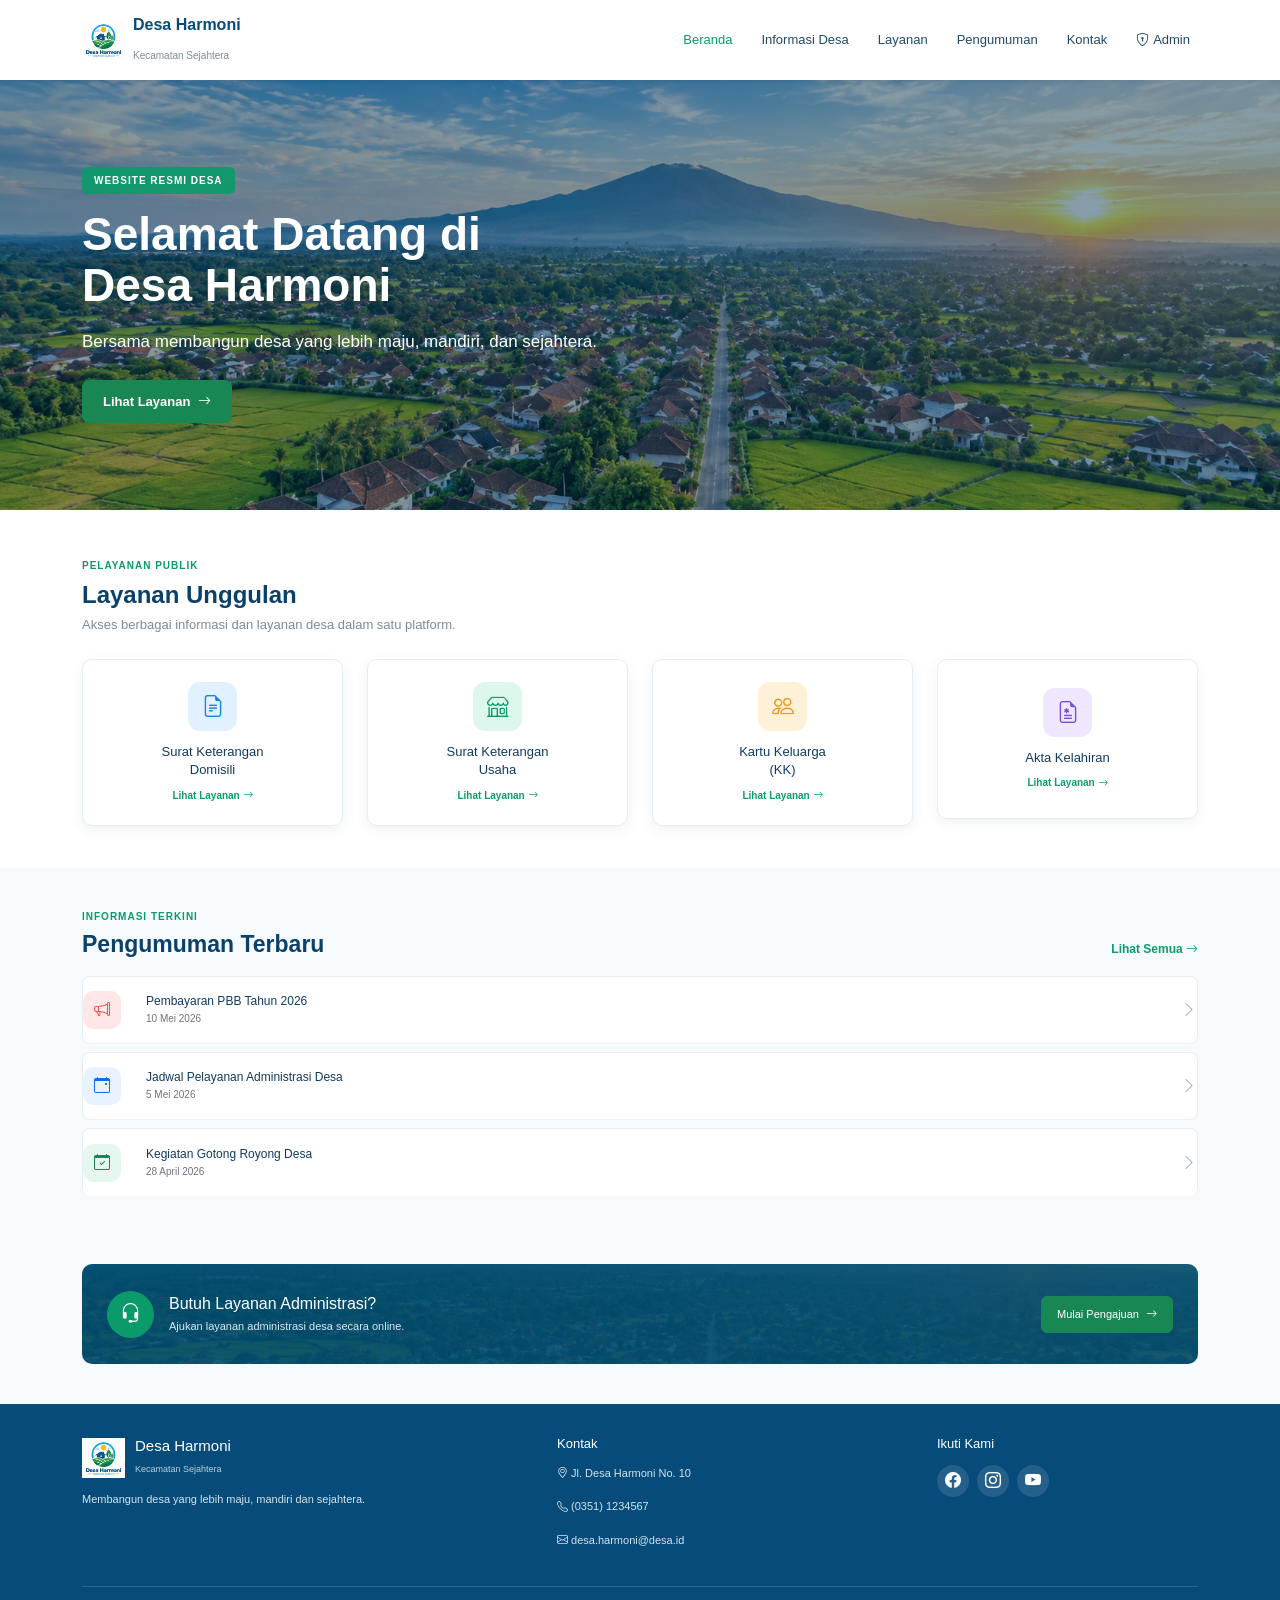
<file: index.html>
<!doctype html>
<html lang="id">
<head>
  <meta charset="utf-8">
  <meta name="viewport" content="width=device-width, initial-scale=1">
  <meta http-equiv="refresh" content="0; url=users/index.html">
  <title>Desa Harmoni - Website Resmi</title>
  <script>
    window.location.replace('users/index.html');
  </script>
</head>
<body>
  <p>Mengarahkan ke website Desa Harmoni...</p>
  <p>Jika halaman tidak terbuka otomatis, <a href="users/index.html">klik di sini untuk membuka website</a>.</p>
</body>
</html>
</file>
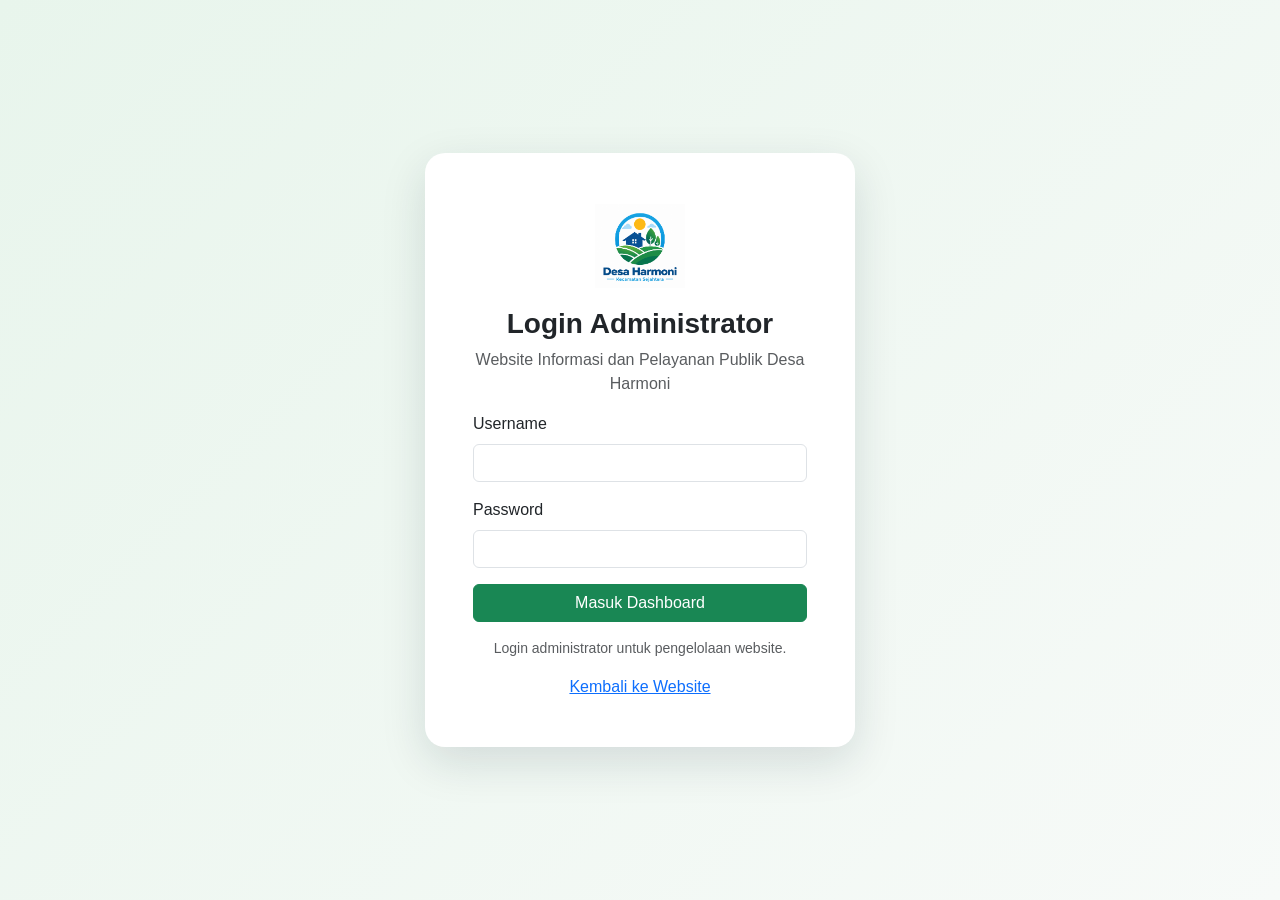
<file: admin/index.html>
<!DOCTYPE html>
<html lang="id">

<head>

    <meta charset="UTF-8">

    <meta name="viewport" content="width=device-width, initial-scale=1.0">

    <title>Dashboard Admin - Desa Digital</title>

    <link href="https://cdn.jsdelivr.net/npm/bootstrap@5.3.8/dist/css/bootstrap.min.css" rel="stylesheet">

    <link href="https://cdn.jsdelivr.net/npm/bootstrap-icons@1.13.1/font/bootstrap-icons.css" rel="stylesheet">

    <link rel="stylesheet" href="../css/style.css">

</head>

<body>

    <div class="container-fluid">

        <div class="row">

            <aside class="col-lg-2 p-3 admin-sidebar">

                <a href="index.html" class="text-white text-decoration-none d-flex align-items-center mb-4">

                    <img src="../assets/logo.png" class="brand-logo me-2" alt="Logo Desa">

                    <strong>Admin Desa</strong>

                </a>


                <nav>

                    <a href="index.html" class="active">

                        <i class="bi bi-speedometer2 me-2"></i>

                        Dashboard

                    </a>


                    <a href="informasi.html">

                        <i class="bi bi-info-circle me-2"></i>

                        Manajemen Informasi

                    </a>


                    <a href="layanan.html">

                        <i class="bi bi-file-earmark-check me-2"></i>

                        Verifikasi Layanan

                    </a>


                    <a href="pengunjung.html">

                        <i class="bi bi-bar-chart me-2"></i>

                        Laporan Pengunjung

                    </a>


                    <a href="pengumuman.html">

                        <i class="bi bi-megaphone me-2"></i>

                        Manajemen Pengumuman

                    </a>

                </nav>


                <hr class="border-secondary">


                <a href="../users/index.html">

                    <i class="bi bi-globe2 me-2"></i>

                    Lihat Website

                </a>

            </aside>


            <main class="col-lg-10 p-4 admin-main">


                <div class="admin-header mb-4">

                    <div>

                        <h1 class="fw-bold mb-1">
                            Dashboard
                        </h1>

                        <p class="text-muted mb-0">
                            Selamat datang di halaman administrator website desa.
                        </p>

                    </div>


                    <div class="d-flex align-items-center gap-3">
                    
                        <div class="admin-date">
                    
                            <i class="bi bi-calendar3 me-2"></i>
                    
                            17 Oktober 2026
                    
                        </div>
                    
                    
                        <button class="btn btn-outline-primary">
                    
                            <i class="bi bi-globe2 me-1"></i>
                    
                            Lihat Website
                    
                        </button>
                    
                    
                        <div class="admin-profile">
                    
                            <div class="admin-avatar">
                    
                                <i class="bi bi-person-fill"></i>
                    
                            </div>
                    
                    
                            <div class="admin-profile-name">
                    
                                <strong>Admin</strong>
                    
                                <small>Administrator</small>
                    
                            </div>
                    
                    
                            <i class="bi bi-chevron-down"></i>
                    
                        </div>
                    
                    </div>

                </div>


                <div class="row g-4 mb-4">


                    <div class="col-md-6 col-xl-3">

                        <div class="dashboard-stat stat-blue">

                            <div class="stat-icon">

                                <i class="bi bi-people"></i>

                            </div>

                            <small>
                                Total Pengunjung
                            </small>

                            <h2>
                                1.248
                            </h2>

                            <span>

                                <i class="bi bi-arrow-up"></i>

                                12% dari bulan lalu

                            </span>

                        </div>

                    </div>


                    <div class="col-md-6 col-xl-3">

                        <div class="dashboard-stat stat-green">

                            <div class="stat-icon">

                                <i class="bi bi-file-earmark-text"></i>

                            </div>

                            <small>
                                Pengajuan Layanan
                            </small>

                            <h2>
                                32
                            </h2>

                            <span>

                                <i class="bi bi-arrow-up"></i>

                                8% dari bulan lalu

                            </span>

                        </div>

                    </div>


                    <div class="col-md-6 col-xl-3">

                        <div class="dashboard-stat stat-orange">

                            <div class="stat-icon">

                                <i class="bi bi-megaphone"></i>

                            </div>

                            <small>
                                Pengumuman Aktif
                            </small>

                            <h2>
                                5
                            </h2>

                            <span>

                                <i class="bi bi-dash"></i>

                                Tidak berubah

                            </span>

                        </div>

                    </div>


                    <div class="col-md-6 col-xl-3">

                        <div class="dashboard-stat stat-purple">

                            <div class="stat-icon">

                                <i class="bi bi-person-check"></i>

                            </div>

                            <small>
                                Informasi Desa
                            </small>

                            <h2>
                                3
                            </h2>

                            <span>

                                <i class="bi bi-check-circle"></i>

                                Data aktif

                            </span>

                        </div>

                    </div>

                </div>


                <div class="row g-4 mb-4">


                    <div class="col-lg-8">

                        <div class="dashboard-panel">

                            <div class="panel-header">

                                <div>

                                    <h5>
                                        Pengajuan Layanan Terbaru
                                    </h5>

                                    <small>
                                        Daftar pengajuan yang perlu diperiksa.
                                    </small>

                                </div>


                                <a href="layanan.html" class="text-decoration-none">

                                    Lihat Semua
                                    <i class="bi bi-arrow-right"></i>

                                </a>

                            </div>


                            <div class="table-responsive">

                                <table class="table align-middle mb-0">

                                    <thead>

                                        <tr>

                                            <th>No</th>

                                            <th>Nama</th>

                                            <th>Jenis Layanan</th>

                                            <th>Tanggal</th>

                                            <th>Status</th>

                                        </tr>

                                    </thead>


                                    <tbody>

                                        <tr>

                                            <td>1</td>

                                            <td>Andi</td>

                                            <td>Surat Keterangan</td>

                                            <td>16 Okt 2026</td>

                                            <td>

                                                <span class="badge text-bg-warning">
                                                    Menunggu
                                                </span>

                                            </td>

                                        </tr>


                                        <tr>

                                            <td>2</td>

                                            <td>Siti</td>

                                            <td>Surat Pengantar</td>

                                            <td>15 Okt 2026</td>

                                            <td>

                                                <span class="badge text-bg-info">
                                                    Diproses
                                                </span>

                                            </td>

                                        </tr>


                                        <tr>

                                            <td>3</td>

                                            <td>Budi</td>

                                            <td>Administrasi Umum</td>

                                            <td>14 Okt 2026</td>

                                            <td>

                                                <span class="badge text-bg-success">
                                                    Selesai
                                                </span>

                                            </td>

                                        </tr>


                                        <tr>

                                            <td>4</td>

                                            <td>Rina</td>

                                            <td>Surat Keterangan</td>

                                            <td>13 Okt 2026</td>

                                            <td>

                                                <span class="badge text-bg-warning">
                                                    Menunggu
                                                </span>

                                            </td>

                                        </tr>

                                    </tbody>

                                </table>

                            </div>

                        </div>

                    </div>


                    <div class="col-lg-4">

                        <div class="dashboard-panel h-100">

                            <div class="panel-header">

                                <div>

                                    <h5>
                                        Statistik Pengunjung
                                    </h5>

                                    <small>
                                        7 hari terakhir
                                    </small>

                                </div>

                                <i class="bi bi-bar-chart text-primary"></i>

                            </div>


                            <div class="mini-chart">

                                <div class="mini-bar" style="height: 45%;">

                                    <span>21</span>

                                </div>

                                <div class="mini-bar" style="height: 60%;">

                                    <span>27</span>

                                </div>

                                <div class="mini-bar" style="height: 52%;">

                                    <span>24</span>

                                </div>

                                <div class="mini-bar" style="height: 72%;">

                                    <span>31</span>

                                </div>

                                <div class="mini-bar" style="height: 80%;">

                                    <span>35</span>

                                </div>

                                <div class="mini-bar" style="height: 84%;">

                                    <span>36</span>

                                </div>

                                <div class="mini-bar" style="height: 65%;">

                                    <span>28</span>

                                </div>

                            </div>


                            <div class="chart-labels">

                                <span>Sen</span>
                                <span>Sel</span>
                                <span>Rab</span>
                                <span>Kam</span>
                                <span>Jum</span>
                                <span>Sab</span>
                                <span>Min</span>

                            </div>

                        </div>

                    </div>

                </div>


                <div class="row g-4 mb-4">


                    <div class="col-lg-7">

                        <div class="dashboard-panel">

                            <div class="panel-header">

                                <div>

                                    <h5>
                                        Pengumuman Terbaru
                                    </h5>

                                    <small>
                                        Informasi yang baru dipublikasikan.
                                    </small>

                                </div>


                                <a href="pengumuman.html" class="text-decoration-none">

                                    Lihat Semua
                                    <i class="bi bi-arrow-right"></i>

                                </a>

                            </div>


                            <div class="announcement-item">

                                <div class="announcement-icon blue">

                                    <i class="bi bi-megaphone"></i>

                                </div>

                                <div>

                                    <strong>
                                        Pelayanan Administrasi Desa
                                    </strong>

                                    <small>
                                        Informasi pelayanan administrasi masyarakat
                                    </small>

                                </div>

                                <span>
                                    16 Okt
                                </span>

                            </div>


                            <div class="announcement-item">

                                <div class="announcement-icon green">

                                    <i class="bi bi-calendar-event"></i>

                                </div>

                                <div>

                                    <strong>
                                        Jadwal Kegiatan Desa
                                    </strong>

                                    <small>
                                        Informasi kegiatan masyarakat desa
                                    </small>

                                </div>

                                <span>
                                    15 Okt
                                </span>

                            </div>


                            <div class="announcement-item">

                                <div class="announcement-icon orange">

                                    <i class="bi bi-people"></i>

                                </div>

                                <div>

                                    <strong>
                                        Gotong Royong Desa
                                    </strong>

                                    <small>
                                        Informasi kegiatan gotong royong
                                    </small>

                                </div>

                                <span>
                                    12 Okt
                                </span>

                            </div>

                        </div>

                    </div>


                    <div class="col-lg-5">

                        <div class="dashboard-panel">

                            <div class="panel-header">

                                <div>

                                    <h5>
                                        Status Sistem
                                    </h5>

                                    <small>
                                        Kondisi prototype website
                                    </small>

                                </div>

                                <span class="badge text-bg-success">
                                    Aktif
                                </span>

                            </div>


                            <div class="system-status">

                                <div>

                                    <i class="bi bi-check-circle-fill"></i>

                                    <span>
                                        Website
                                    </span>

                                    <strong>
                                        Aktif
                                    </strong>

                                </div>


                                <div>

                                    <i class="bi bi-check-circle-fill"></i>

                                    <span>
                                        Informasi Desa
                                    </span>

                                    <strong>
                                        Aktif
                                    </strong>

                                </div>


                                <div>

                                    <i class="bi bi-check-circle-fill"></i>

                                    <span>
                                        Layanan Administrasi
                                    </span>

                                    <strong>
                                        Aktif
                                    </strong>

                                </div>


                                <div>

                                    <i class="bi bi-check-circle-fill"></i>

                                    <span>
                                        Pengumuman
                                    </span>

                                    <strong>
                                        Aktif
                                    </strong>

                                </div>

                            </div>

                        </div>

                    </div>

                </div>


                <footer class="admin-footer">

                    <span>
                        Website Informasi dan Pelayanan Publik Desa
                    </span>

                    <span>
                        © 2026 Admin Desa
                    </span>

                </footer>


            </main>

        </div>

    </div>


    <script src="https://cdn.jsdelivr.net/npm/bootstrap@5.3.8/dist/js/bootstrap.bundle.min.js"></script>

    <script src="../js/script.js"></script>

</body>

</html>
</file>
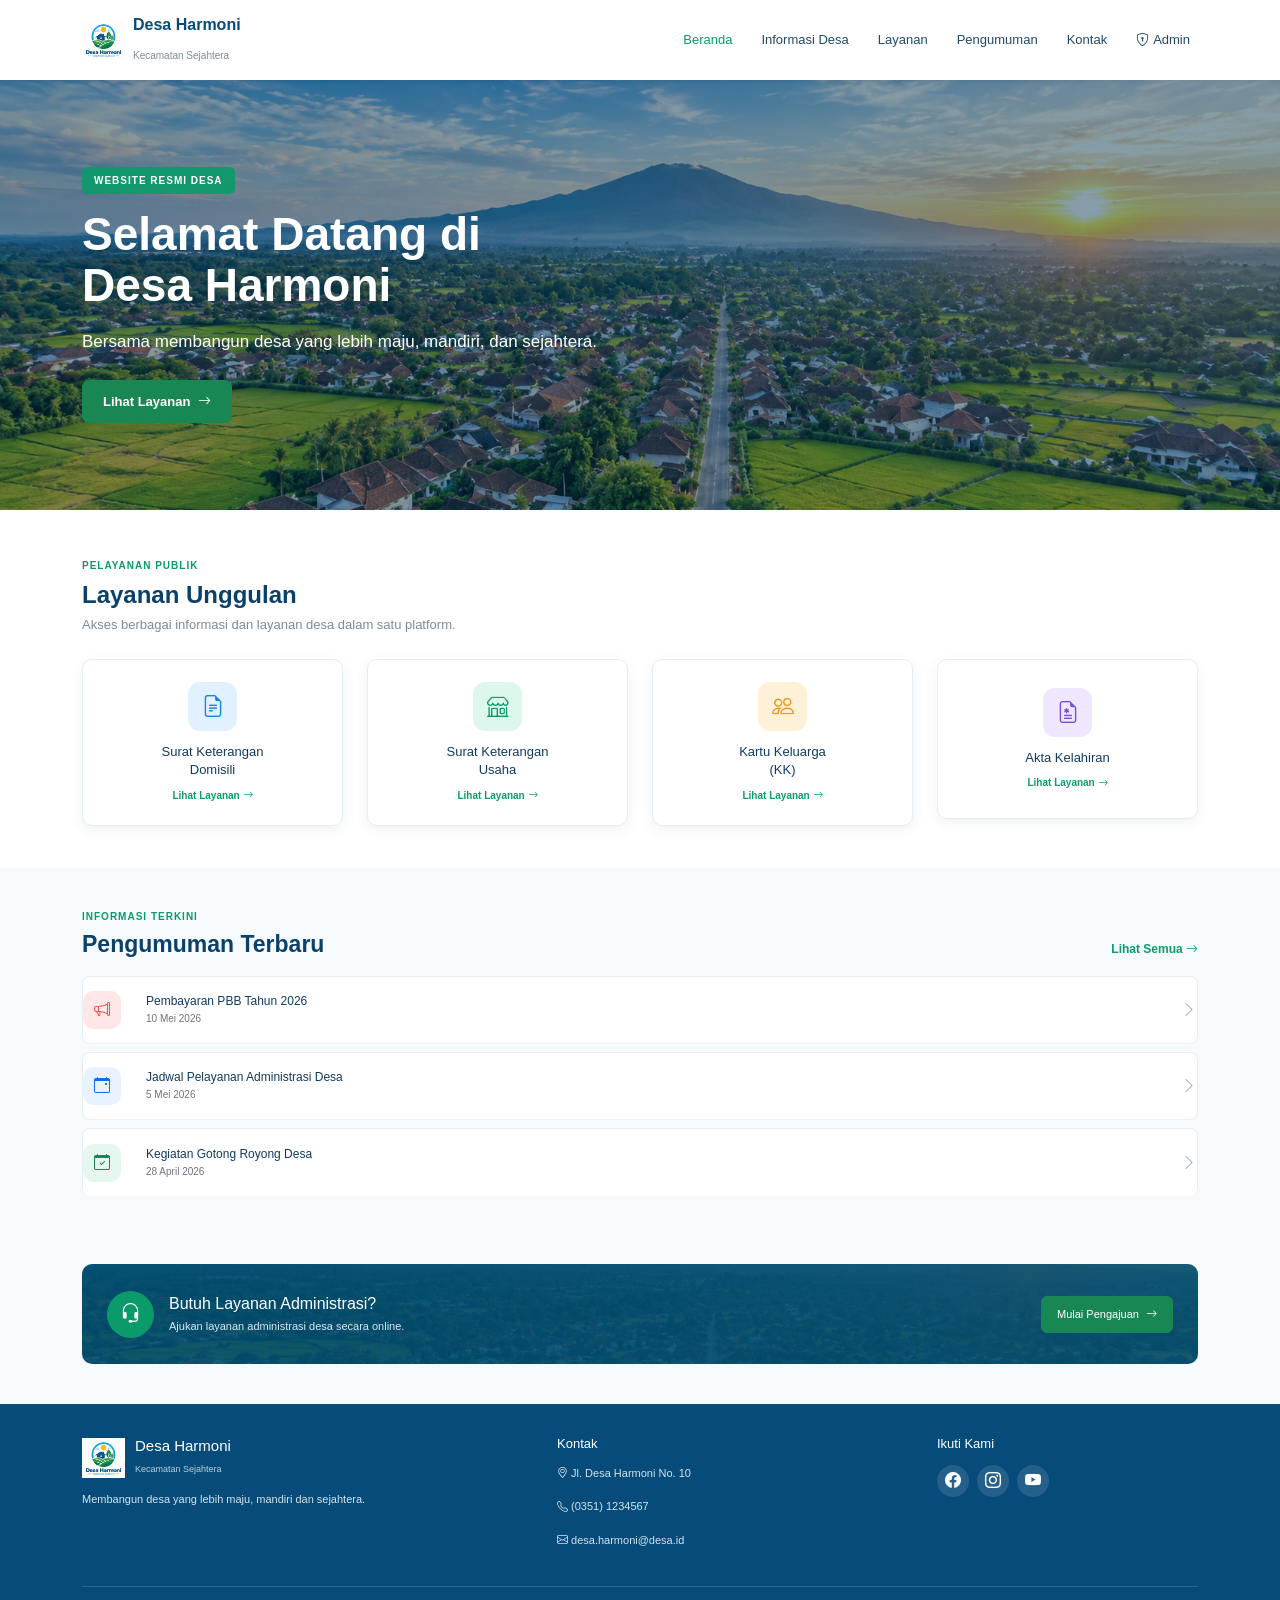
<file: users/index.html>
<!DOCTYPE html>
<html lang="id">

<head>
    <meta charset="UTF-8">
    <meta name="viewport" content="width=device-width, initial-scale=1.0">

    <title>Desa Harmoni - Informasi dan Pelayanan Publik</title>

    <link href="https://cdn.jsdelivr.net/npm/bootstrap@5.3.8/dist/css/bootstrap.min.css" rel="stylesheet">

    <link rel="stylesheet" href="https://cdn.jsdelivr.net/npm/bootstrap-icons@1.13.1/font/bootstrap-icons.min.css">

    <link rel="stylesheet" href="../css/style.css">
</head>

<body>

    <nav class="navbar navbar-expand-lg navbar-light bg-white sticky-top shadow-sm">

        <div class="container">

            <a class="navbar-brand d-flex align-items-center" href="index.html">

                <img src="../assets/logo.png" class="logo-img" alt="Logo Desa">

                <div class="ms-2">
                    <div class="desa-name">Desa Harmoni</div>
                    <small>Kecamatan Sejahtera</small>
                </div>

            </a>

            <button class="navbar-toggler" type="button" data-bs-toggle="collapse" data-bs-target="#navbarNav">

                <span class="navbar-toggler-icon"></span>

            </button>

            <div class="collapse navbar-collapse" id="navbarNav">

                <ul class="navbar-nav ms-auto align-items-lg-center">

                    <li class="nav-item">
                        <a class="nav-link active" href="index.html">
                            Beranda
                        </a>
                    </li>

                    <li class="nav-item">
                        <a class="nav-link" href="informasi.html">
                            Informasi Desa
                        </a>
                    </li>

                    <li class="nav-item">
                        <a class="nav-link" href="layanan.html">
                            Layanan
                        </a>
                    </li>

                    <li class="nav-item">
                        <a class="nav-link" href="pengumuman.html">
                            Pengumuman
                        </a>
                    </li>

                    <li class="nav-item">
                        <a class="nav-link" href="kontak.html">
                            Kontak
                        </a>
                    </li>
<li class="nav-item"><a class="nav-link" href="../admin/login.html"><i class="bi bi-shield-lock me-1"></i>Admin</a></li>
                    </ul>

            </div>

        </div>

    </nav>


    <section class="hero-home">

        <div class="hero-overlay">

            <div class="container">

                <div class="hero-content">

                    <span class="hero-label">
                        WEBSITE RESMI DESA
                    </span>

                    <h1>
                        Selamat Datang di
                        <br>
                        Desa Harmoni
                    </h1>

                    <p>
                        Bersama membangun desa yang lebih maju,
                        mandiri, dan sejahtera.
                    </p>

                    <a href="layanan.html" class="btn btn-success hero-button">
                        Lihat Layanan
                        <i class="bi bi-arrow-right ms-1"></i>
                    </a>

                </div>

            </div>

        </div>

    </section>


    <section class="services-section">

        <div class="container">

            <div class="section-heading">

                <span class="section-label">
                    PELAYANAN PUBLIK
                </span>

                <h2>
                    Layanan Unggulan
                </h2>

                <p>
                    Akses berbagai informasi dan layanan desa dalam satu platform.
                </p>

            </div>


            <div class="row g-4">


                <div class="col-6 col-lg-3">

                    <a href="layanan.html" class="service-card">

                        <div class="service-icon blue">
                            <i class="bi bi-file-earmark-text"></i>
                        </div>

                        <h5>
                            Surat Keterangan
                            <br>
                            Domisili
                        </h5>

                        <span>
                            Lihat Layanan
                            <i class="bi bi-arrow-right"></i>
                        </span>

                    </a>

                </div>


                <div class="col-6 col-lg-3">

                    <a href="layanan.html" class="service-card">

                        <div class="service-icon green">
                            <i class="bi bi-shop"></i>
                        </div>

                        <h5>
                            Surat Keterangan
                            <br>
                            Usaha
                        </h5>

                        <span>
                            Lihat Layanan
                            <i class="bi bi-arrow-right"></i>
                        </span>

                    </a>

                </div>


                <div class="col-6 col-lg-3">

                    <a href="layanan.html" class="service-card">

                        <div class="service-icon orange">
                            <i class="bi bi-people"></i>
                        </div>

                        <h5>
                            Kartu Keluarga
                            <br>
                            (KK)
                        </h5>

                        <span>
                            Lihat Layanan
                            <i class="bi bi-arrow-right"></i>
                        </span>

                    </a>

                </div>


                <div class="col-6 col-lg-3">

                    <a href="layanan.html" class="service-card">

                        <div class="service-icon purple">
                            <i class="bi bi-file-earmark-medical"></i>
                        </div>

                        <h5>
                            Akta Kelahiran
                        </h5>

                        <span>
                            Lihat Layanan
                            <i class="bi bi-arrow-right"></i>
                        </span>

                    </a>

                </div>


            </div>

        </div>

    </section>


    <section class="announcement-section">

        <div class="container">

            <div class="announcement-header">

                <div>

                    <span class="section-label">
                        INFORMASI TERKINI
                    </span>

                    <h2>
                        Pengumuman Terbaru
                    </h2>

                </div>

                <a href="pengumuman.html">
                    Lihat Semua
                    <i class="bi bi-arrow-right"></i>
                </a>

            </div>


            <div class="announcement-list">


                <a href="pengumuman.html" class="announcement-item">

                    <div class="announcement-icon red">
                        <i class="bi bi-megaphone"></i>
                    </div>

                    <div class="announcement-content">

                        <h6>
                            Pembayaran PBB Tahun 2026
                        </h6>

                        <small>
                            10 Mei 2026
                        </small>

                    </div>

                    <i class="bi bi-chevron-right announcement-arrow"></i>

                </a>


                <a href="pengumuman.html" class="announcement-item">

                    <div class="announcement-icon blue">
                        <i class="bi bi-calendar-event"></i>
                    </div>

                    <div class="announcement-content">

                        <h6>
                            Jadwal Pelayanan Administrasi Desa
                        </h6>

                        <small>
                            5 Mei 2026
                        </small>

                    </div>

                    <i class="bi bi-chevron-right announcement-arrow"></i>

                </a>


                <a href="pengumuman.html" class="announcement-item">

                    <div class="announcement-icon green">
                        <i class="bi bi-calendar-check"></i>
                    </div>

                    <div class="announcement-content">

                        <h6>
                            Kegiatan Gotong Royong Desa
                        </h6>

                        <small>
                            28 April 2026
                        </small>

                    </div>

                    <i class="bi bi-chevron-right announcement-arrow"></i>

                </a>


            </div>

        </div>

    </section>


    <section class="cta-section">

        <div class="container">

            <div class="cta-box">

                <div>

                    <div class="cta-icon">
                        <i class="bi bi-headset"></i>
                    </div>

                    <div>

                        <h4>
                            Butuh Layanan Administrasi?
                        </h4>

                        <p>
                            Ajukan layanan administrasi desa secara online.
                        </p>

                    </div>

                </div>

                <a href="layanan.html" class="btn btn-success">
                    Mulai Pengajuan
                    <i class="bi bi-arrow-right ms-1"></i>
                </a>

            </div>

        </div>

    </section>


    <footer class="footer">

        <div class="container">

            <div class="row g-4">

                <div class="col-lg-5">

                    <div class="footer-brand">

                        <img src="../assets/logo.png" class="footer-logo" alt="Logo Desa">

                        <div>

                            <h5>
                                Desa Harmoni
                            </h5>

                            <small>
                                Kecamatan Sejahtera
                            </small>

                        </div>

                    </div>

                    <p>
                        Membangun desa yang lebih maju,
                        mandiri dan sejahtera.
                    </p>

                </div>


                <div class="col-lg-4">

                    <h6>
                        Kontak
                    </h6>

                    <p>
                        <i class="bi bi-geo-alt"></i>
                        Jl. Desa Harmoni No. 10
                    </p>

                    <p>
                        <i class="bi bi-telephone"></i>
                        (0351) 1234567
                    </p>

                    <p>
                        <i class="bi bi-envelope"></i>
                        desa.harmoni@desa.id
                    </p>

                </div>


                <div class="col-lg-3">

                    <h6>
                        Ikuti Kami
                    </h6>

                    <div class="social-links">

                        <a href="#">
                            <i class="bi bi-facebook"></i>
                        </a>

                        <a href="#">
                            <i class="bi bi-instagram"></i>
                        </a>

                        <a href="#">
                            <i class="bi bi-youtube"></i>
                        </a>

                    </div>

                </div>

            </div>


            <div class="footer-bottom">

                © 2026 Desa Harmoni. Semua Hak Dilindungi.

            </div>

        </div>

    </footer>


    <script src="https://cdn.jsdelivr.net/npm/bootstrap@5.3.8/dist/js/bootstrap.bundle.min.js"></script>

    <script src="../js/script.js"></script>

</body>

</html>
</file>
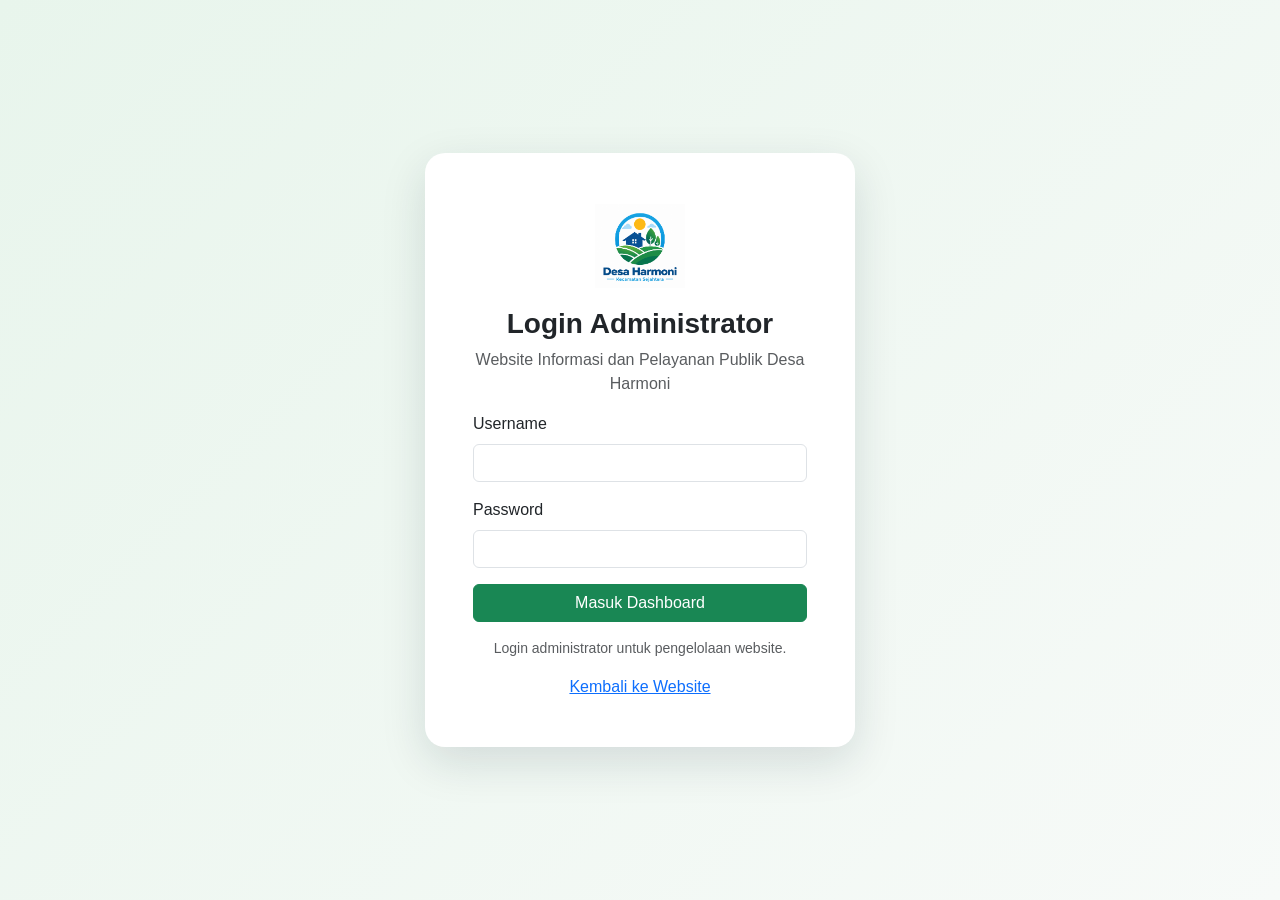
<file: admin/informasi.html>
<!DOCTYPE html>
<html lang="id"><head>
<meta charset="UTF-8"><meta name="viewport" content="width=device-width, initial-scale=1.0">
<title>Manajemen Informasi - Admin Desa Harmoni</title>
<link href="https://cdn.jsdelivr.net/npm/bootstrap@5.3.8/dist/css/bootstrap.min.css" rel="stylesheet">
<link href="https://cdn.jsdelivr.net/npm/bootstrap-icons@1.13.1/font/bootstrap-icons.css" rel="stylesheet">
<link rel="stylesheet" href="../css/style.css">

</head><body>
<div class="container-fluid"><div class="row">
<aside class="col-lg-2 p-3 admin-sidebar">
<a href="index.html" class="admin-brand"><img src="../assets/logo.png" class="admin-logo" alt="Logo Desa Harmoni"><span>ADMINISTRATOR</span></a>
<nav><a href="index.html" class=""><i class="bi bi-speedometer2 me-2"></i>Dashboard</a>
<a href="informasi.html" class="active"><i class="bi bi-info-circle me-2"></i>Manajemen Informasi</a>
<a href="layanan.html" class=""><i class="bi bi-file-earmark-check me-2"></i>Verifikasi Layanan</a>
<a href="pengunjung.html" class=""><i class="bi bi-bar-chart me-2"></i>Laporan Pengunjung</a>
<a href="pengumuman.html" class=""><i class="bi bi-megaphone me-2"></i>Manajemen Pengumuman</a></nav><hr class="border-secondary">
<a href="../users/index.html"><i class="bi bi-globe2 me-2"></i>Lihat Website</a>
</aside>
<main class="col-lg-10 p-4 admin-main">
<header class="admin-header mb-4"><div><h1 class="fw-bold mb-1">Manajemen Informasi</h1><p class="text-muted mb-0">Mengelola profil, visi dan misi, serta informasi pemerintahan desa.</p></div><div class="d-flex align-items-center gap-2"><span class="admin-date"><i class="bi bi-calendar3 me-2"></i><span id="adminToday"></span></span><span class="badge text-bg-success p-2">Administrator</span></div></header>

<div class="d-flex justify-content-between align-items-center flex-wrap gap-2 mb-3">
 <div><h5 class="fw-bold mb-1">Daftar Informasi Desa</h5><small class="text-muted">Kelola informasi yang ditampilkan pada halaman Informasi Desa.</small></div>
 <button class="btn btn-success" id="addInfoBtn"><i class="bi bi-plus-lg me-1"></i>Tambah Informasi</button>
</div>
<div class="row g-3 mb-4" id="infoSummaryCards">
 <div class="col-md-4"><div class="card dashboard-card p-3"><small class="text-muted">Profil Desa</small><h5 class="mb-0" id="infoProfileCount">-</h5></div></div>
 <div class="col-md-4"><div class="card dashboard-card p-3"><small class="text-muted">Visi dan Misi</small><h5 class="mb-0" id="infoVisionCount">-</h5></div></div>
 <div class="col-md-4"><div class="card dashboard-card p-3"><small class="text-muted">Struktur Pemerintahan</small><h5 class="mb-0" id="infoStructureCount">-</h5></div></div>
</div>
<div class="card dashboard-card p-3 p-md-4"><div class="table-responsive"><table class="table table-hover align-middle mb-0"><thead><tr><th>No.</th><th>Judul Informasi</th><th>Kategori</th><th>Terakhir Diperbarui</th><th>Aksi</th></tr></thead><tbody id="infoTableBody"></tbody></table></div></div>
<div class="alert alert-info mt-3 mb-0 small">Perubahan disimpan di localStorage browser ini dan ditampilkan pada halaman User yang dibuka di browser yang sama.</div>

<footer class="admin-footer"><span>© 2026 Desa Harmoni</span><span>Prototype Website Informasi dan Pelayanan Publik Desa</span></footer>
</main></div></div>
<script src="https://cdn.jsdelivr.net/npm/bootstrap@5.3.8/dist/js/bootstrap.bundle.min.js"></script><script src="../js/script.js"></script>
</body></html>
</file>
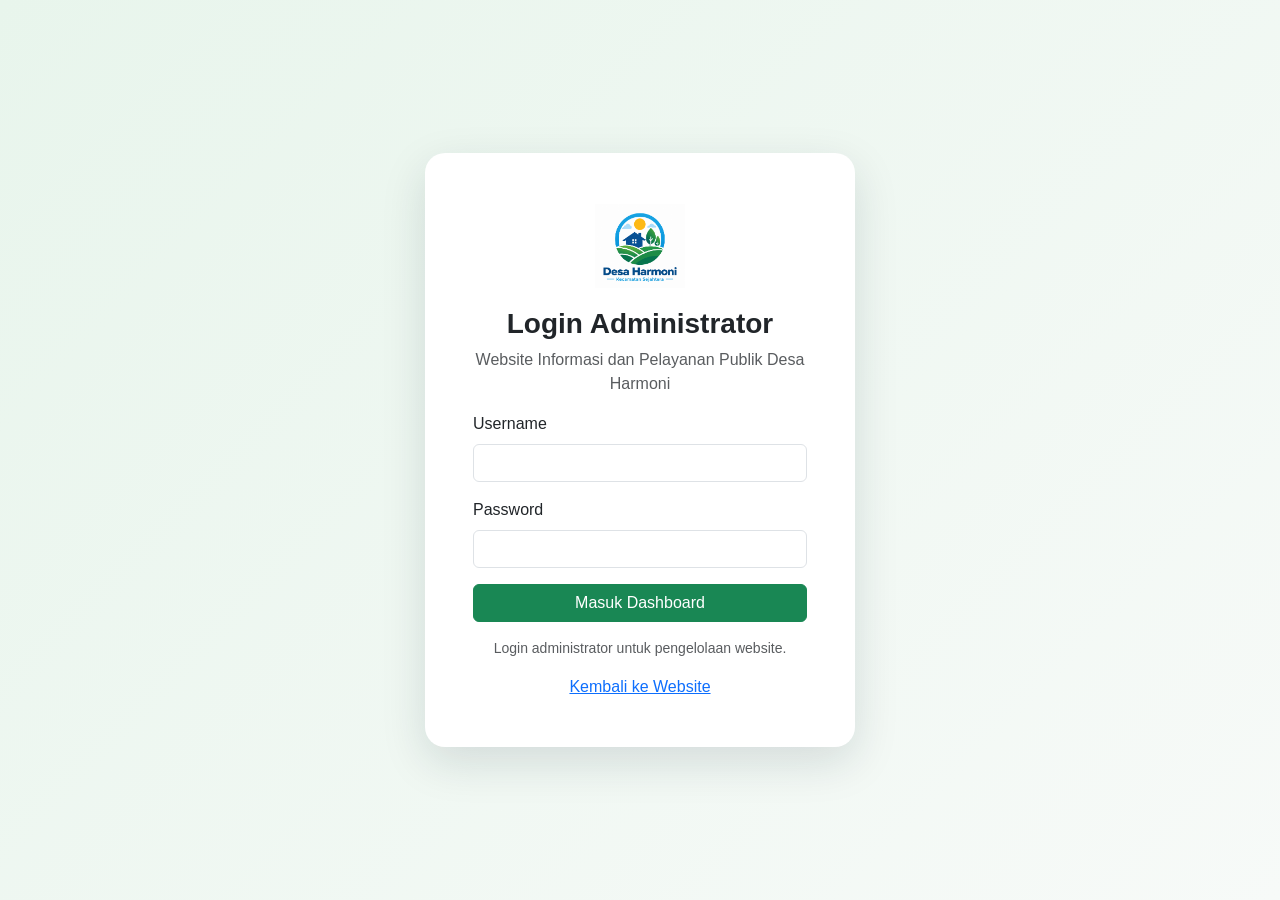
<file: admin/layanan.html>
<!DOCTYPE html>
<html lang="id"><head>
<meta charset="UTF-8"><meta name="viewport" content="width=device-width, initial-scale=1.0">
<title>Verifikasi Layanan - Admin Desa Harmoni</title>
<link href="https://cdn.jsdelivr.net/npm/bootstrap@5.3.8/dist/css/bootstrap.min.css" rel="stylesheet">
<link href="https://cdn.jsdelivr.net/npm/bootstrap-icons@1.13.1/font/bootstrap-icons.css" rel="stylesheet">
<link rel="stylesheet" href="../css/style.css">

</head><body>
<div class="container-fluid"><div class="row">
<aside class="col-lg-2 p-3 admin-sidebar">
<a href="index.html" class="admin-brand"><img src="../assets/logo.png" class="admin-logo" alt="Logo Desa Harmoni"><span>ADMINISTRATOR</span></a>
<nav><a href="index.html" class=""><i class="bi bi-speedometer2 me-2"></i>Dashboard</a>
<a href="informasi.html" class=""><i class="bi bi-info-circle me-2"></i>Manajemen Informasi</a>
<a href="layanan.html" class="active"><i class="bi bi-file-earmark-check me-2"></i>Verifikasi Layanan</a>
<a href="pengunjung.html" class=""><i class="bi bi-bar-chart me-2"></i>Laporan Pengunjung</a>
<a href="pengumuman.html" class=""><i class="bi bi-megaphone me-2"></i>Manajemen Pengumuman</a></nav><hr class="border-secondary">
<a href="../users/index.html"><i class="bi bi-globe2 me-2"></i>Lihat Website</a>
</aside>
<main class="col-lg-10 p-4 admin-main">
<header class="admin-header mb-4"><div><h1 class="fw-bold mb-1">Verifikasi Layanan</h1><p class="text-muted mb-0">Memeriksa, memproses, dan memperbarui status permohonan masyarakat.</p></div><div class="d-flex align-items-center gap-2"><span class="admin-date"><i class="bi bi-calendar3 me-2"></i><span id="adminToday"></span></span><span class="badge text-bg-success p-2">Administrator</span></div></header>

<div class="row g-3 mb-4">
 <div class="col-md-4"><div class="card dashboard-card p-3"><small class="text-muted">Menunggu</small><h2 class="fw-bold mb-0" id="countMenunggu">0</h2></div></div>
 <div class="col-md-4"><div class="card dashboard-card p-3"><small class="text-muted">Diproses</small><h2 class="fw-bold mb-0" id="countDiproses">0</h2></div></div>
 <div class="col-md-4"><div class="card dashboard-card p-3"><small class="text-muted">Selesai / Ditolak</small><h2 class="fw-bold mb-0" id="countSelesai">0</h2></div></div>
</div>
<div class="card dashboard-card p-3 p-md-4">
 <div class="d-flex justify-content-between align-items-center flex-wrap gap-2 mb-3"><div><h5 class="fw-bold mb-1">Daftar Pengajuan Layanan</h5><small class="text-muted">Permohonan yang dikirim melalui halaman User.</small></div>
 <div class="d-flex gap-2"><select class="form-select form-select-sm" id="applicationStatusFilter" aria-label="Filter status"><option value="Semua">Semua Status</option><option>Menunggu</option><option>Diproses</option><option>Disetujui</option><option>Ditolak</option></select><button class="btn btn-outline-secondary btn-sm" id="refreshApplications"><i class="bi bi-arrow-clockwise"></i> Muat Ulang</button></div></div>
 <div class="table-responsive"><table class="table table-hover align-middle"><thead><tr><th>No. Pengajuan</th><th>Nama</th><th>Jenis Layanan</th><th>Tanggal</th><th>Status</th><th>Aksi</th></tr></thead><tbody id="applicationTableBody"></tbody></table></div>
</div>
<div class="alert alert-info mt-3 mb-0 small">Catatan: data hanya tersimpan pada browser ini. Gunakan data identitas contoh, bukan NIK asli.</div>

<footer class="admin-footer"><span>© 2026 Desa Harmoni</span><span>Prototype Website Informasi dan Pelayanan Publik Desa</span></footer>
</main></div></div>
<script src="https://cdn.jsdelivr.net/npm/bootstrap@5.3.8/dist/js/bootstrap.bundle.min.js"></script><script src="../js/script.js"></script>
</body></html>
</file>
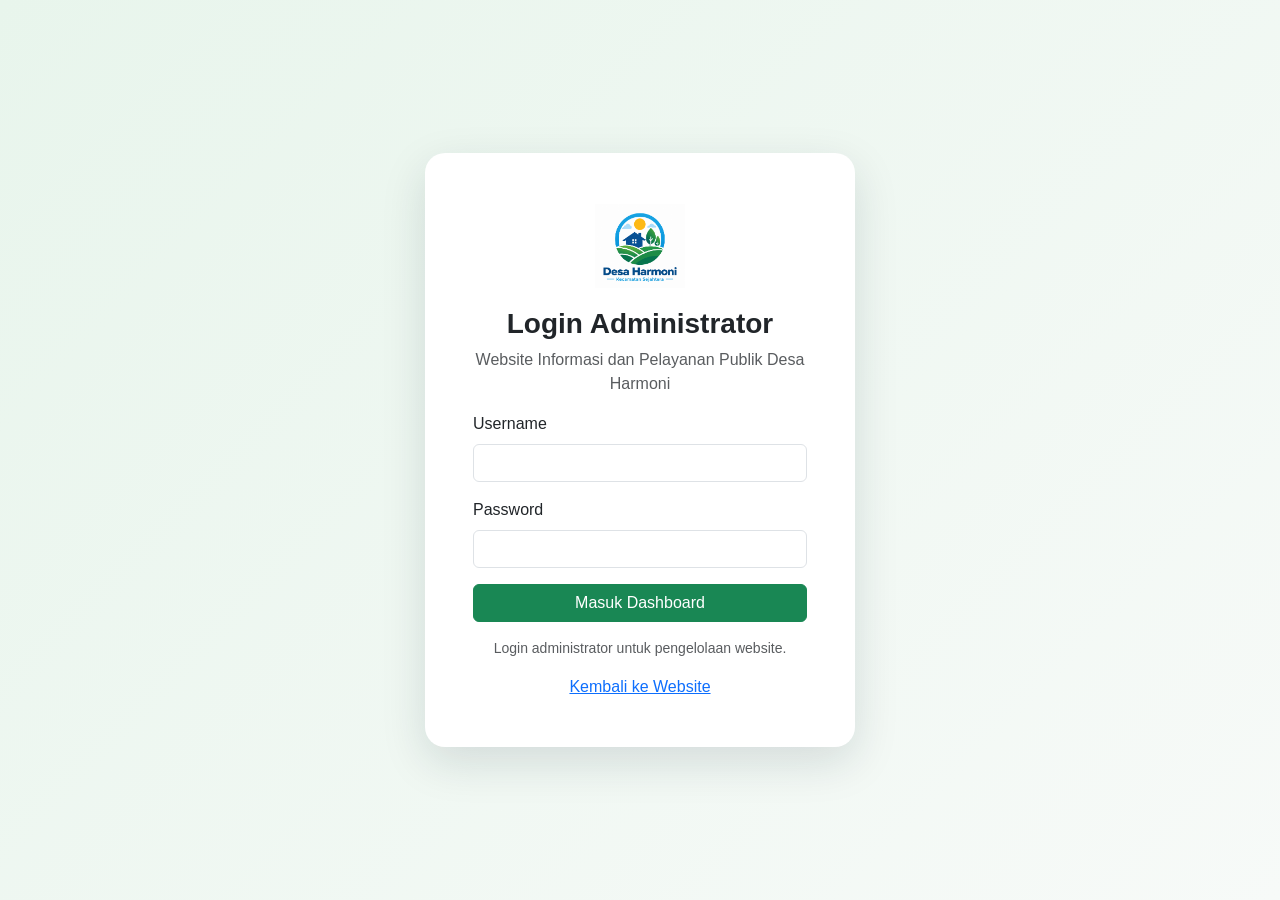
<file: admin/login.html>
<!doctype html><html lang="id"><head><meta charset="utf-8"><meta name="viewport" content="width=device-width,initial-scale=1"><title>Login Admin - Desa Harmoni</title><link href="https://cdn.jsdelivr.net/npm/bootstrap@5.3.8/dist/css/bootstrap.min.css" rel="stylesheet"><link href="../css/style.css" rel="stylesheet"><style>body{min-height:100vh;background:linear-gradient(135deg,#e8f5ec,#f7faf8);display:grid;place-items:center}.login-card{width:min(430px,calc(100% - 32px));border:0;border-radius:20px;box-shadow:0 15px 45px #1232}.login-logo{width:90px;height:90px;object-fit:contain}</style></head><body><main class="card login-card p-4 p-md-5"><div class="text-center"><img src="../assets/logo.png" class="login-logo mb-3" alt="Logo Desa Harmoni"><h3 class="fw-bold">Login Administrator</h3><p class="text-muted">Website Informasi dan Pelayanan Publik Desa Harmoni</p></div><form id="adminLoginForm"><label class="form-label">Username</label><input class="form-control mb-3" id="username" autocomplete="username" required><label class="form-label">Password</label><input class="form-control mb-2" id="password" type="password" autocomplete="current-password" required><p id="loginMessage" class="text-danger small" aria-live="polite"></p><button class="btn btn-success w-100" type="submit">Masuk Dashboard</button></form><p class="text-muted small text-center mt-3 mb-0">Login administrator untuk pengelolaan website.</p><a href="../users/index.html" class="text-center mt-3">Kembali ke Website</a></main><script src="../js/script.js"></script></body></html>
</file>
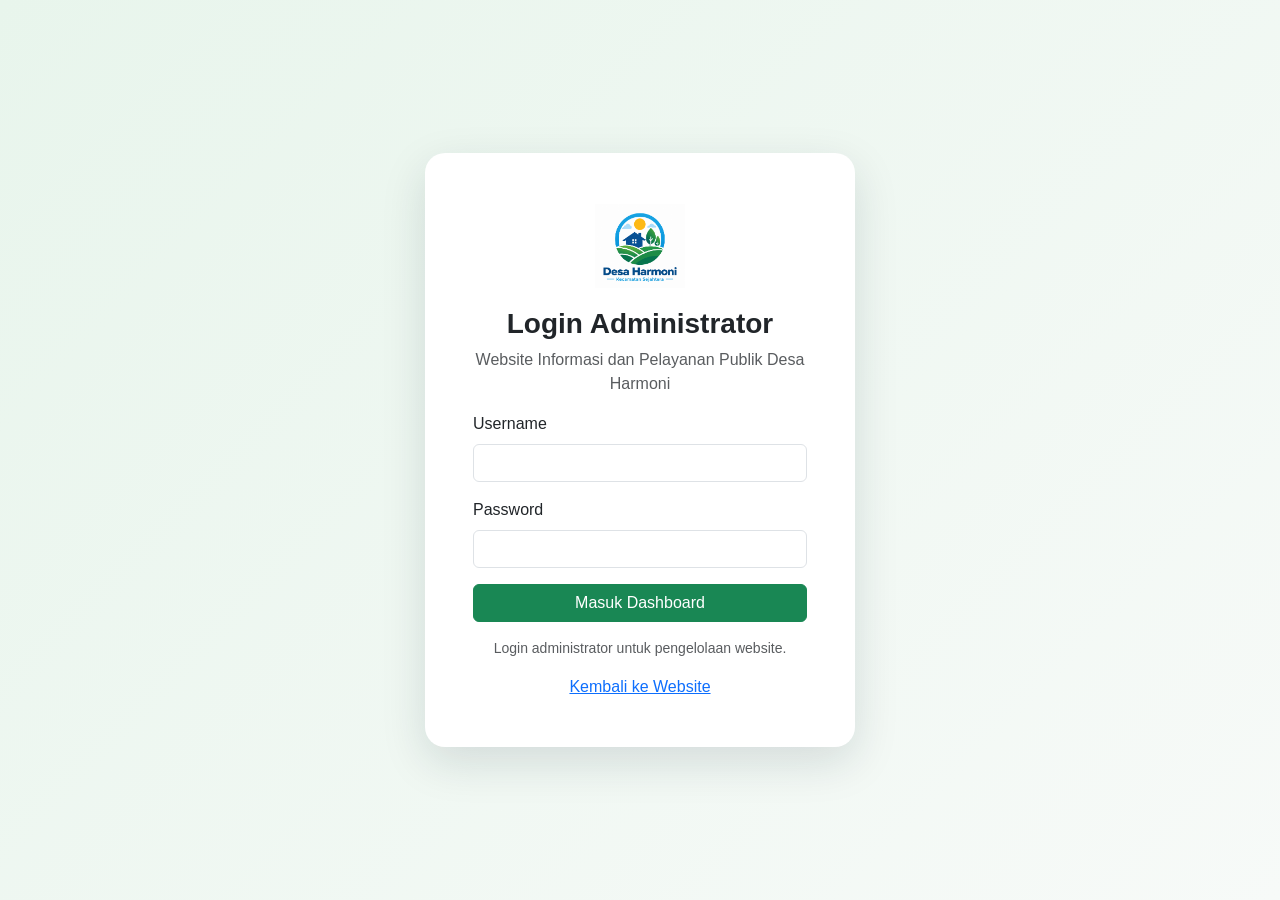
<file: admin/pengumuman.html>
<!DOCTYPE html>
<html lang="id"><head>
<meta charset="UTF-8"><meta name="viewport" content="width=device-width, initial-scale=1.0">
<title>Manajemen Pengumuman - Admin Desa Harmoni</title>
<link href="https://cdn.jsdelivr.net/npm/bootstrap@5.3.8/dist/css/bootstrap.min.css" rel="stylesheet">
<link href="https://cdn.jsdelivr.net/npm/bootstrap-icons@1.13.1/font/bootstrap-icons.css" rel="stylesheet">
<link rel="stylesheet" href="../css/style.css">

</head><body>
<div class="container-fluid"><div class="row">
<aside class="col-lg-2 p-3 admin-sidebar">
<a href="index.html" class="admin-brand"><img src="../assets/logo.png" class="admin-logo" alt="Logo Desa Harmoni"><span>ADMINISTRATOR</span></a>
<nav><a href="index.html" class=""><i class="bi bi-speedometer2 me-2"></i>Dashboard</a>
<a href="informasi.html" class=""><i class="bi bi-info-circle me-2"></i>Manajemen Informasi</a>
<a href="layanan.html" class=""><i class="bi bi-file-earmark-check me-2"></i>Verifikasi Layanan</a>
<a href="pengunjung.html" class=""><i class="bi bi-bar-chart me-2"></i>Laporan Pengunjung</a>
<a href="pengumuman.html" class="active"><i class="bi bi-megaphone me-2"></i>Manajemen Pengumuman</a></nav><hr class="border-secondary">
<a href="../users/index.html"><i class="bi bi-globe2 me-2"></i>Lihat Website</a>
</aside>
<main class="col-lg-10 p-4 admin-main">
<header class="admin-header mb-4"><div><h1 class="fw-bold mb-1">Manajemen Pengumuman</h1><p class="text-muted mb-0">Membuat, mengubah, dan menghapus pengumuman desa.</p></div><div class="d-flex align-items-center gap-2"><span class="admin-date"><i class="bi bi-calendar3 me-2"></i><span id="adminToday"></span></span><span class="badge text-bg-success p-2">Administrator</span></div></header>

<div class="d-flex justify-content-between align-items-center flex-wrap gap-2 mb-3"><div><h5 class="fw-bold mb-1">Daftar Pengumuman</h5><small class="text-muted">Pengumuman yang dipublikasikan akan tampil pada halaman User.</small></div><button class="btn btn-success" id="addAnnouncementBtn"><i class="bi bi-plus-lg me-1"></i>Tambah Pengumuman</button></div>
<div class="card dashboard-card p-3 p-md-4"><div class="table-responsive"><table class="table table-hover align-middle"><thead><tr><th>No.</th><th>Judul</th><th>Isi Pengumuman</th><th>Tanggal</th><th>Aksi</th></tr></thead><tbody id="announcementTableBody"></tbody></table></div></div>
<div class="alert alert-info mt-3 mb-0 small">Pengumuman baru dan hasil edit akan langsung ditampilkan pada halaman Pengumuman User di browser yang sama.</div>

<footer class="admin-footer"><span>© 2026 Desa Harmoni</span><span>Prototype Website Informasi dan Pelayanan Publik Desa</span></footer>
</main></div></div>
<script src="https://cdn.jsdelivr.net/npm/bootstrap@5.3.8/dist/js/bootstrap.bundle.min.js"></script><script src="../js/script.js"></script>
</body></html>
</file>
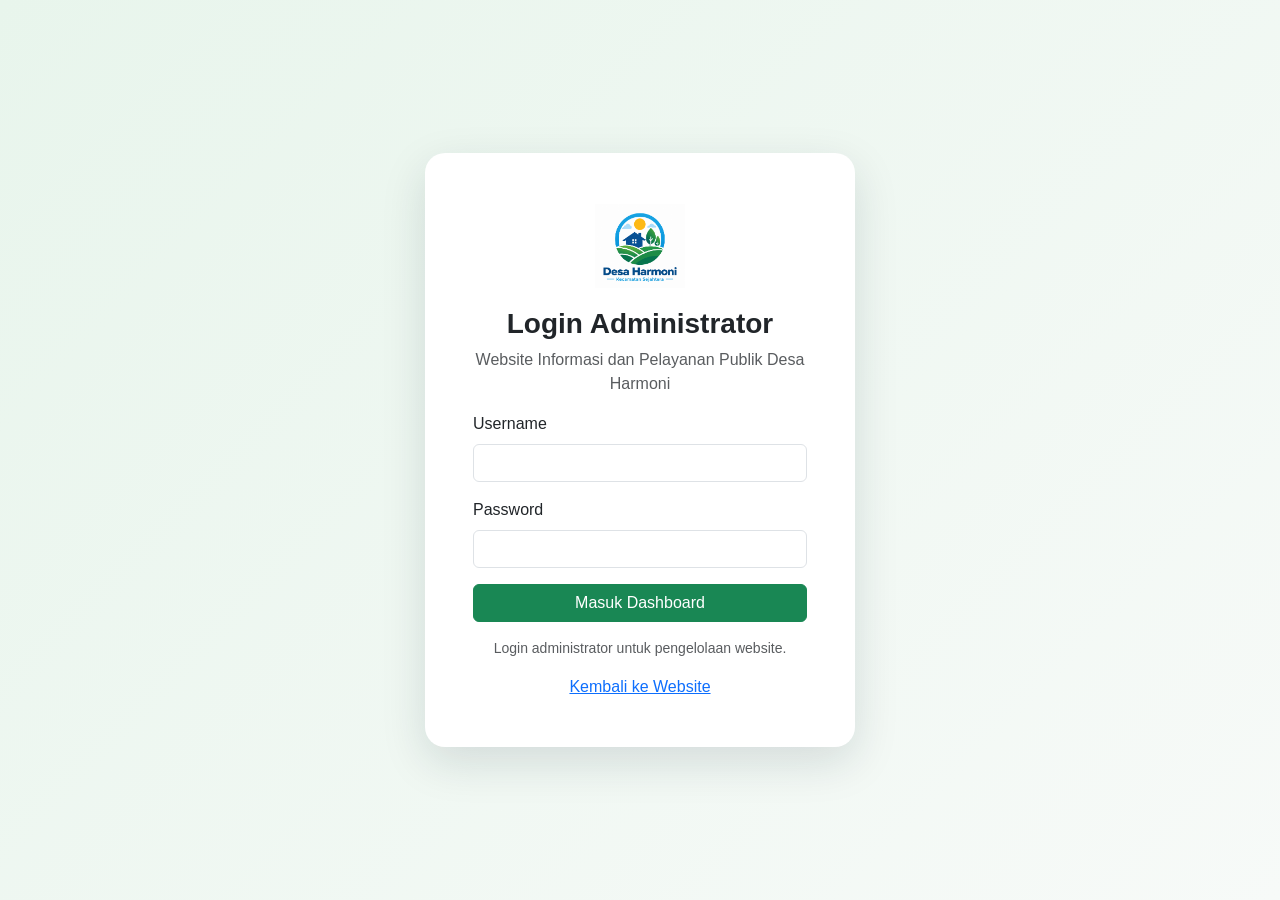
<file: admin/pengunjung.html>
<!DOCTYPE html>
<html lang="id"><head>
<meta charset="UTF-8"><meta name="viewport" content="width=device-width, initial-scale=1.0">
<title>Laporan Pengunjung - Admin Desa Harmoni</title>
<link href="https://cdn.jsdelivr.net/npm/bootstrap@5.3.8/dist/css/bootstrap.min.css" rel="stylesheet">
<link href="https://cdn.jsdelivr.net/npm/bootstrap-icons@1.13.1/font/bootstrap-icons.css" rel="stylesheet">
<link rel="stylesheet" href="../css/style.css">

</head><body>
<div class="container-fluid"><div class="row">
<aside class="col-lg-2 p-3 admin-sidebar">
<a href="index.html" class="admin-brand"><img src="../assets/logo.png" class="admin-logo" alt="Logo Desa Harmoni"><span>ADMINISTRATOR</span></a>
<nav><a href="index.html" class=""><i class="bi bi-speedometer2 me-2"></i>Dashboard</a>
<a href="informasi.html" class=""><i class="bi bi-info-circle me-2"></i>Manajemen Informasi</a>
<a href="layanan.html" class=""><i class="bi bi-file-earmark-check me-2"></i>Verifikasi Layanan</a>
<a href="pengunjung.html" class="active"><i class="bi bi-bar-chart me-2"></i>Laporan Pengunjung</a>
<a href="pengumuman.html" class=""><i class="bi bi-megaphone me-2"></i>Manajemen Pengumuman</a></nav><hr class="border-secondary">
<a href="../users/index.html"><i class="bi bi-globe2 me-2"></i>Lihat Website</a>
</aside>
<main class="col-lg-10 p-4 admin-main">
<header class="admin-header mb-4"><div><h1 class="fw-bold mb-1">Laporan Pengunjung</h1><p class="text-muted mb-0">Melihat ringkasan dan riwayat kunjungan website pada browser ini.</p></div><div class="d-flex align-items-center gap-2"><span class="admin-date"><i class="bi bi-calendar3 me-2"></i><span id="adminToday"></span></span><span class="badge text-bg-success p-2">Administrator</span></div></header>

<div class="row g-3 mb-4">
 <div class="col-md-4"><div class="card dashboard-card p-3"><small class="text-muted">Total Kunjungan</small><h2 class="fw-bold mb-0" id="visitorTotal">0</h2></div></div>
 <div class="col-md-4"><div class="card dashboard-card p-3"><small class="text-muted">Hari Ini</small><h2 class="fw-bold mb-0" id="visitorToday">0</h2></div></div>
 <div class="col-md-4"><div class="card dashboard-card p-3"><small class="text-muted">Halaman Dikunjungi</small><h2 class="fw-bold mb-0" id="visitorPages">0</h2></div></div>
</div>
<div class="card dashboard-card p-3 p-md-4"><div class="d-flex justify-content-between align-items-center flex-wrap gap-2 mb-3"><div><h5 class="fw-bold mb-1">Riwayat Kunjungan</h5><small class="text-muted">Catatan kunjungan dari halaman User pada browser ini.</small></div><div class="d-flex gap-2"><select class="form-select form-select-sm" id="visitorPeriod"><option value="all">Semua Periode</option><option value="today">Hari Ini</option><option value="7">7 Hari Terakhir</option><option value="30">30 Hari Terakhir</option></select><button class="btn btn-outline-primary btn-sm" id="exportVisitors"><i class="bi bi-download me-1"></i>Unduh CSV</button></div></div>
<div class="table-responsive"><table class="table table-hover align-middle"><thead><tr><th>No.</th><th>Halaman</th><th>Tanggal dan Waktu</th></tr></thead><tbody id="visitorTableBody"></tbody></table></div></div>
<div class="alert alert-warning mt-3 mb-0 small">Data ini hanya simulasi lokal, bukan statistik seluruh pengunjung desa. Setiap pemuatan halaman User dicatat sebagai satu kunjungan.</div>

<footer class="admin-footer"><span>© 2026 Desa Harmoni</span><span>Prototype Website Informasi dan Pelayanan Publik Desa</span></footer>
</main></div></div>
<script src="https://cdn.jsdelivr.net/npm/bootstrap@5.3.8/dist/js/bootstrap.bundle.min.js"></script><script src="../js/script.js"></script>
</body></html>
</file>
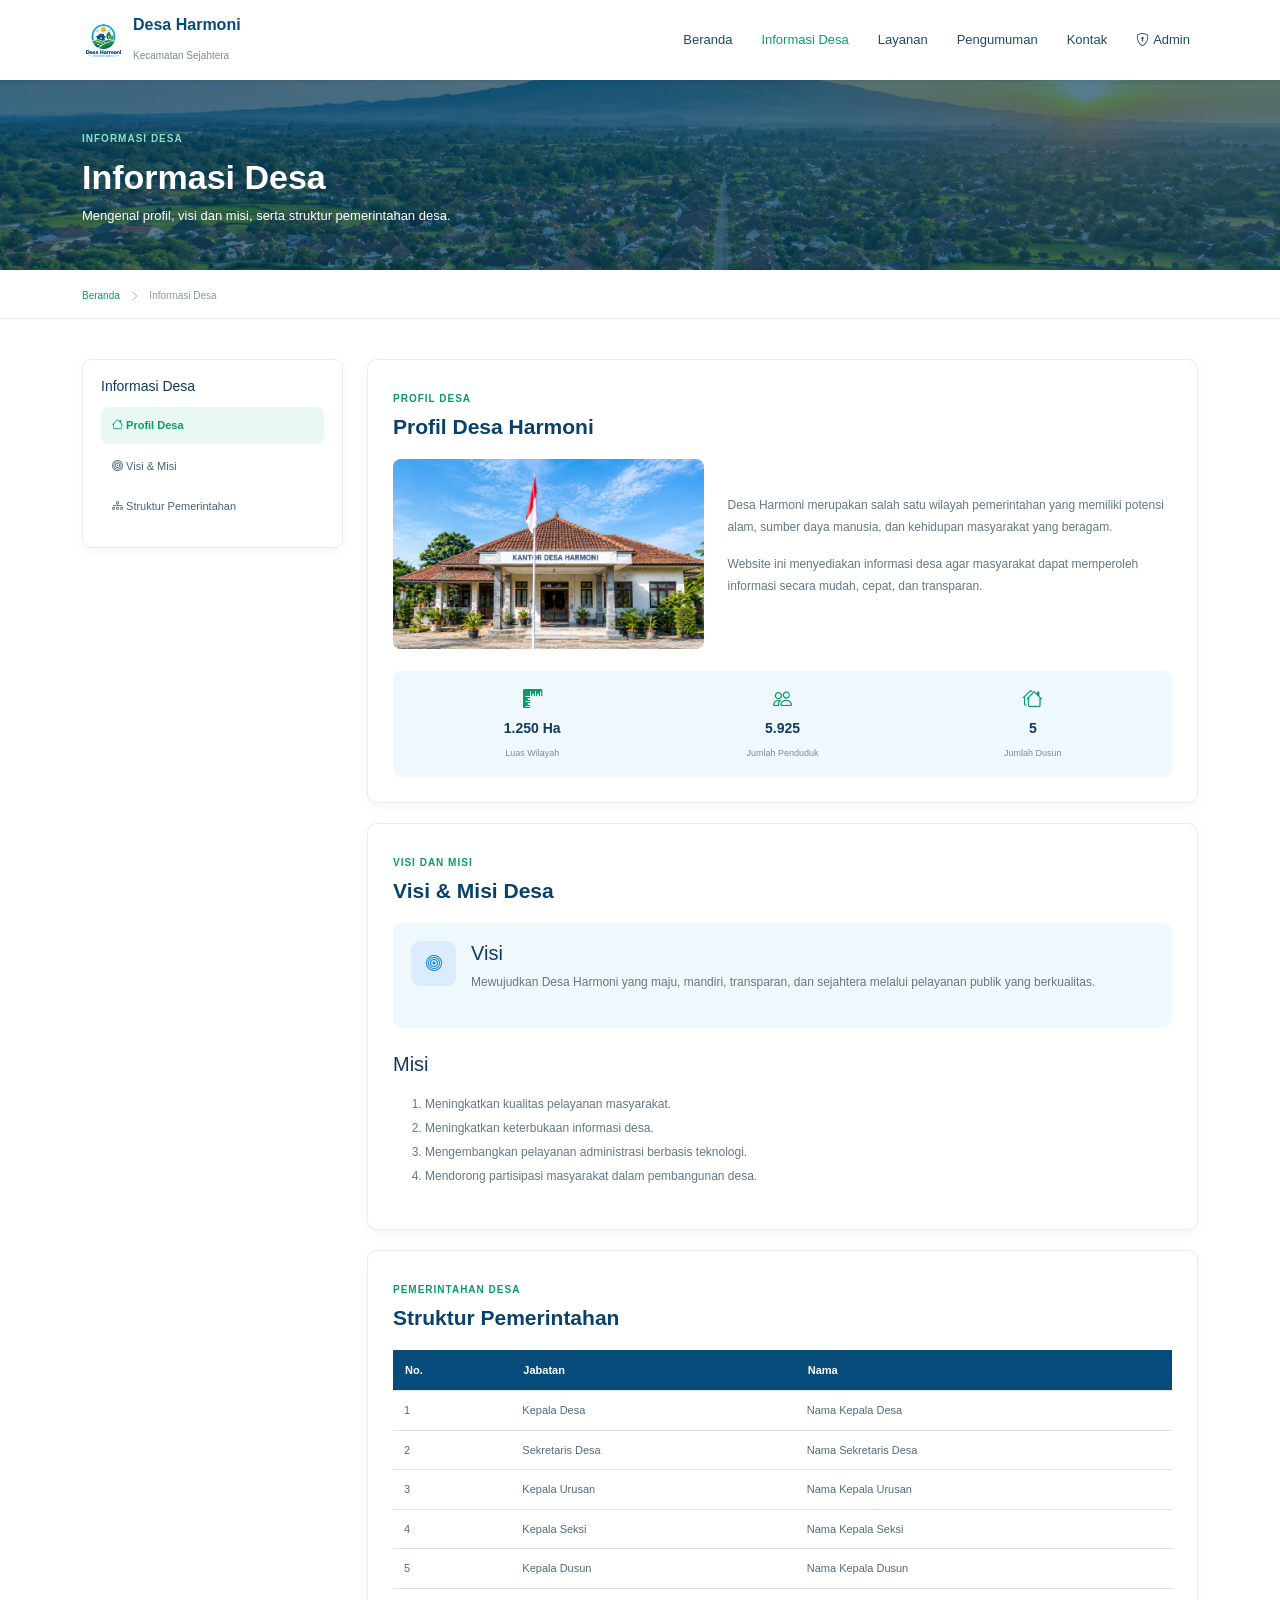
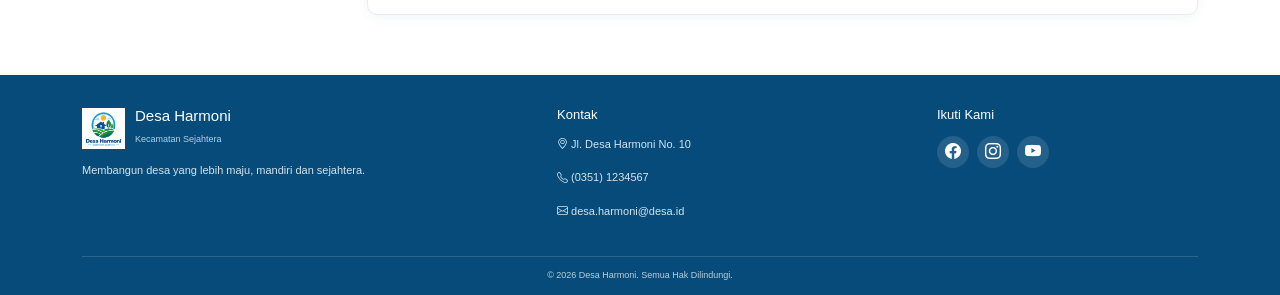
<file: users/informasi.html>
<!DOCTYPE html>
<html lang="id">

<head>
    <meta charset="UTF-8">
    <meta name="viewport" content="width=device-width, initial-scale=1.0">

    <title>Informasi Desa - Desa Harmoni</title>

    <link href="https://cdn.jsdelivr.net/npm/bootstrap@5.3.8/dist/css/bootstrap.min.css" rel="stylesheet">

    <link rel="stylesheet" href="https://cdn.jsdelivr.net/npm/bootstrap-icons@1.13.1/font/bootstrap-icons.min.css">

    <link rel="stylesheet" href="../css/style.css">
</head>

<body>

    <nav class="navbar navbar-expand-lg navbar-light bg-white sticky-top shadow-sm">

        <div class="container">

            <a class="navbar-brand d-flex align-items-center" href="index.html">

                <img src="../assets/logo.png" class="logo-img" alt="Logo Desa">

                <div class="ms-2">
                    <div class="desa-name">Desa Harmoni</div>
                    <small>Kecamatan Sejahtera</small>
                </div>

            </a>

            <button class="navbar-toggler" type="button" data-bs-toggle="collapse" data-bs-target="#navbarNav">

                <span class="navbar-toggler-icon"></span>

            </button>

            <div class="collapse navbar-collapse" id="navbarNav">

                <ul class="navbar-nav ms-auto">

                    <li class="nav-item">
                        <a class="nav-link" href="index.html">
                            Beranda
                        </a>
                    </li>

                    <li class="nav-item">
                        <a class="nav-link active" href="informasi.html">
                            Informasi Desa
                        </a>
                    </li>

                    <li class="nav-item">
                        <a class="nav-link" href="layanan.html">
                            Layanan
                        </a>
                    </li>

                    <li class="nav-item">
                        <a class="nav-link" href="pengumuman.html">
                            Pengumuman
                        </a>
                    </li>

                    <li class="nav-item">
                        <a class="nav-link" href="kontak.html">
                            Kontak
                        </a>
                    </li>

                <li class="nav-item"><a class="nav-link" href="../admin/login.html"><i class="bi bi-shield-lock me-1"></i>Admin</a></li>
                    </ul>

            </div>

        </div>

    </nav>


    <section class="page-hero">

        <div class="container">

            <span>
                INFORMASI DESA
            </span>

            <h1>
                Informasi Desa
            </h1>

            <p>
                Mengenal profil, visi dan misi, serta struktur pemerintahan desa.
            </p>

        </div>

    </section>


    <div class="breadcrumb-section">

        <div class="container">

            <small>
                <a href="index.html">Beranda</a>
                <i class="bi bi-chevron-right"></i>
                Informasi Desa
            </small>

        </div>

    </div>


    <section class="content-section">

        <div class="container">

            <div class="row g-4">


                <div class="col-lg-3">

                    <div class="side-menu">

                        <h5>
                            Informasi Desa
                        </h5>

                        <a href="#profil" class="side-link active">
                            <i class="bi bi-house"></i>
                            Profil Desa
                        </a>

                        <a href="#visi-misi" class="side-link">
                            <i class="bi bi-bullseye"></i>
                            Visi & Misi
                        </a>

                        <a href="#struktur" class="side-link">
                            <i class="bi bi-diagram-3"></i>
                            Struktur Pemerintahan
                        </a>

                    </div>

                </div>


                <div class="col-lg-9">

                    <div class="content-card" id="profil">

                        <span class="section-label">
                            PROFIL DESA
                        </span>

                        <h2>
                            Profil Desa Harmoni
                        </h2>

                        <div class="row g-4 align-items-center">

                            <div class="col-md-5">

                                <img src="../assets/profil-desa.jpg" class="content-image" alt="Profil Desa">

                            </div>

                            <div class="col-md-7">

                                <p>
                                    Desa Harmoni merupakan salah satu wilayah
                                    pemerintahan yang memiliki potensi alam,
                                    sumber daya manusia, dan kehidupan masyarakat
                                    yang beragam.
                                </p>

                                <p>
                                    Website ini menyediakan informasi desa agar
                                    masyarakat dapat memperoleh informasi secara
                                    mudah, cepat, dan transparan.
                                </p>

                            </div>

                        </div>


                        <div class="stat-row">

                            <div>
                                <i class="bi bi-rulers"></i>
                                <strong>1.250 Ha</strong>
                                <small>Luas Wilayah</small>
                            </div>

                            <div>
                                <i class="bi bi-people"></i>
                                <strong>5.925</strong>
                                <small>Jumlah Penduduk</small>
                            </div>

                            <div>
                                <i class="bi bi-houses"></i>
                                <strong>5</strong>
                                <small>Jumlah Dusun</small>
                            </div>

                        </div>

                    </div>


                    <div class="content-card" id="visi-misi">

                        <span class="section-label">
                            VISI DAN MISI
                        </span>

                        <h2>
                            Visi & Misi Desa
                        </h2>

                        <div class="vision-box">

                            <div class="vision-icon">
                                <i class="bi bi-bullseye"></i>
                            </div>

                            <div>

                                <h5>
                                    Visi
                                </h5>

                                <p>
                                    Mewujudkan Desa Harmoni yang maju, mandiri,
                                    transparan, dan sejahtera melalui pelayanan
                                    publik yang berkualitas.
                                </p>

                            </div>

                        </div>


                        <h5 class="mt-4 mb-3">
                            Misi
                        </h5>

                        <ol class="mission-list">

                            <li>
                                Meningkatkan kualitas pelayanan masyarakat.
                            </li>

                            <li>
                                Meningkatkan keterbukaan informasi desa.
                            </li>

                            <li>
                                Mengembangkan pelayanan administrasi berbasis teknologi.
                            </li>

                            <li>
                                Mendorong partisipasi masyarakat dalam pembangunan desa.
                            </li>

                        </ol>

                    </div>


                    <div class="content-card" id="struktur">

                        <span class="section-label">
                            PEMERINTAHAN DESA
                        </span>

                        <h2>
                            Struktur Pemerintahan
                        </h2>

                        <div class="table-responsive">

                            <table class="table village-table">

                                <thead>

                                    <tr>
                                        <th>No.</th>
                                        <th>Jabatan</th>
                                        <th>Nama</th>
                                    </tr>

                                </thead>

                                <tbody>

                                    <tr>
                                        <td>1</td>
                                        <td>Kepala Desa</td>
                                        <td>Nama Kepala Desa</td>
                                    </tr>

                                    <tr>
                                        <td>2</td>
                                        <td>Sekretaris Desa</td>
                                        <td>Nama Sekretaris Desa</td>
                                    </tr>

                                    <tr>
                                        <td>3</td>
                                        <td>Kepala Urusan</td>
                                        <td>Nama Kepala Urusan</td>
                                    </tr>

                                    <tr>
                                        <td>4</td>
                                        <td>Kepala Seksi</td>
                                        <td>Nama Kepala Seksi</td>
                                    </tr>

                                    <tr>
                                        <td>5</td>
                                        <td>Kepala Dusun</td>
                                        <td>Nama Kepala Dusun</td>
                                    </tr>

                                </tbody>

                            </table>

                        </div>

                    </div>

                </div>

            </div>

        </div>

    </section>


    <footer class="footer">

        <div class="container">

            <div class="row g-4">

                <div class="col-lg-5">

                    <div class="footer-brand">

                        <img src="../assets/logo.png" class="footer-logo" alt="Logo Desa">

                        <div>
                            <h5>Desa Harmoni</h5>
                            <small>Kecamatan Sejahtera</small>
                        </div>

                    </div>

                    <p>
                        Membangun desa yang lebih maju,
                        mandiri dan sejahtera.
                    </p>

                </div>

                <div class="col-lg-4">

                    <h6>Kontak</h6>

                    <p>
                        <i class="bi bi-geo-alt"></i>
                        Jl. Desa Harmoni No. 10
                    </p>

                    <p>
                        <i class="bi bi-telephone"></i>
                        (0351) 1234567
                    </p>

                    <p>
                        <i class="bi bi-envelope"></i>
                        desa.harmoni@desa.id
                    </p>

                </div>

                <div class="col-lg-3">

                    <h6>Ikuti Kami</h6>

                    <div class="social-links">

                        <a href="#"><i class="bi bi-facebook"></i></a>
                        <a href="#"><i class="bi bi-instagram"></i></a>
                        <a href="#"><i class="bi bi-youtube"></i></a>

                    </div>

                </div>

            </div>

            <div class="footer-bottom">
                © 2026 Desa Harmoni. Semua Hak Dilindungi.
            </div>

        </div>

    </footer>


    <script src="https://cdn.jsdelivr.net/npm/bootstrap@5.3.8/dist/js/bootstrap.bundle.min.js"></script>

    <script src="../js/script.js"></script>

</body>

</html>
</file>
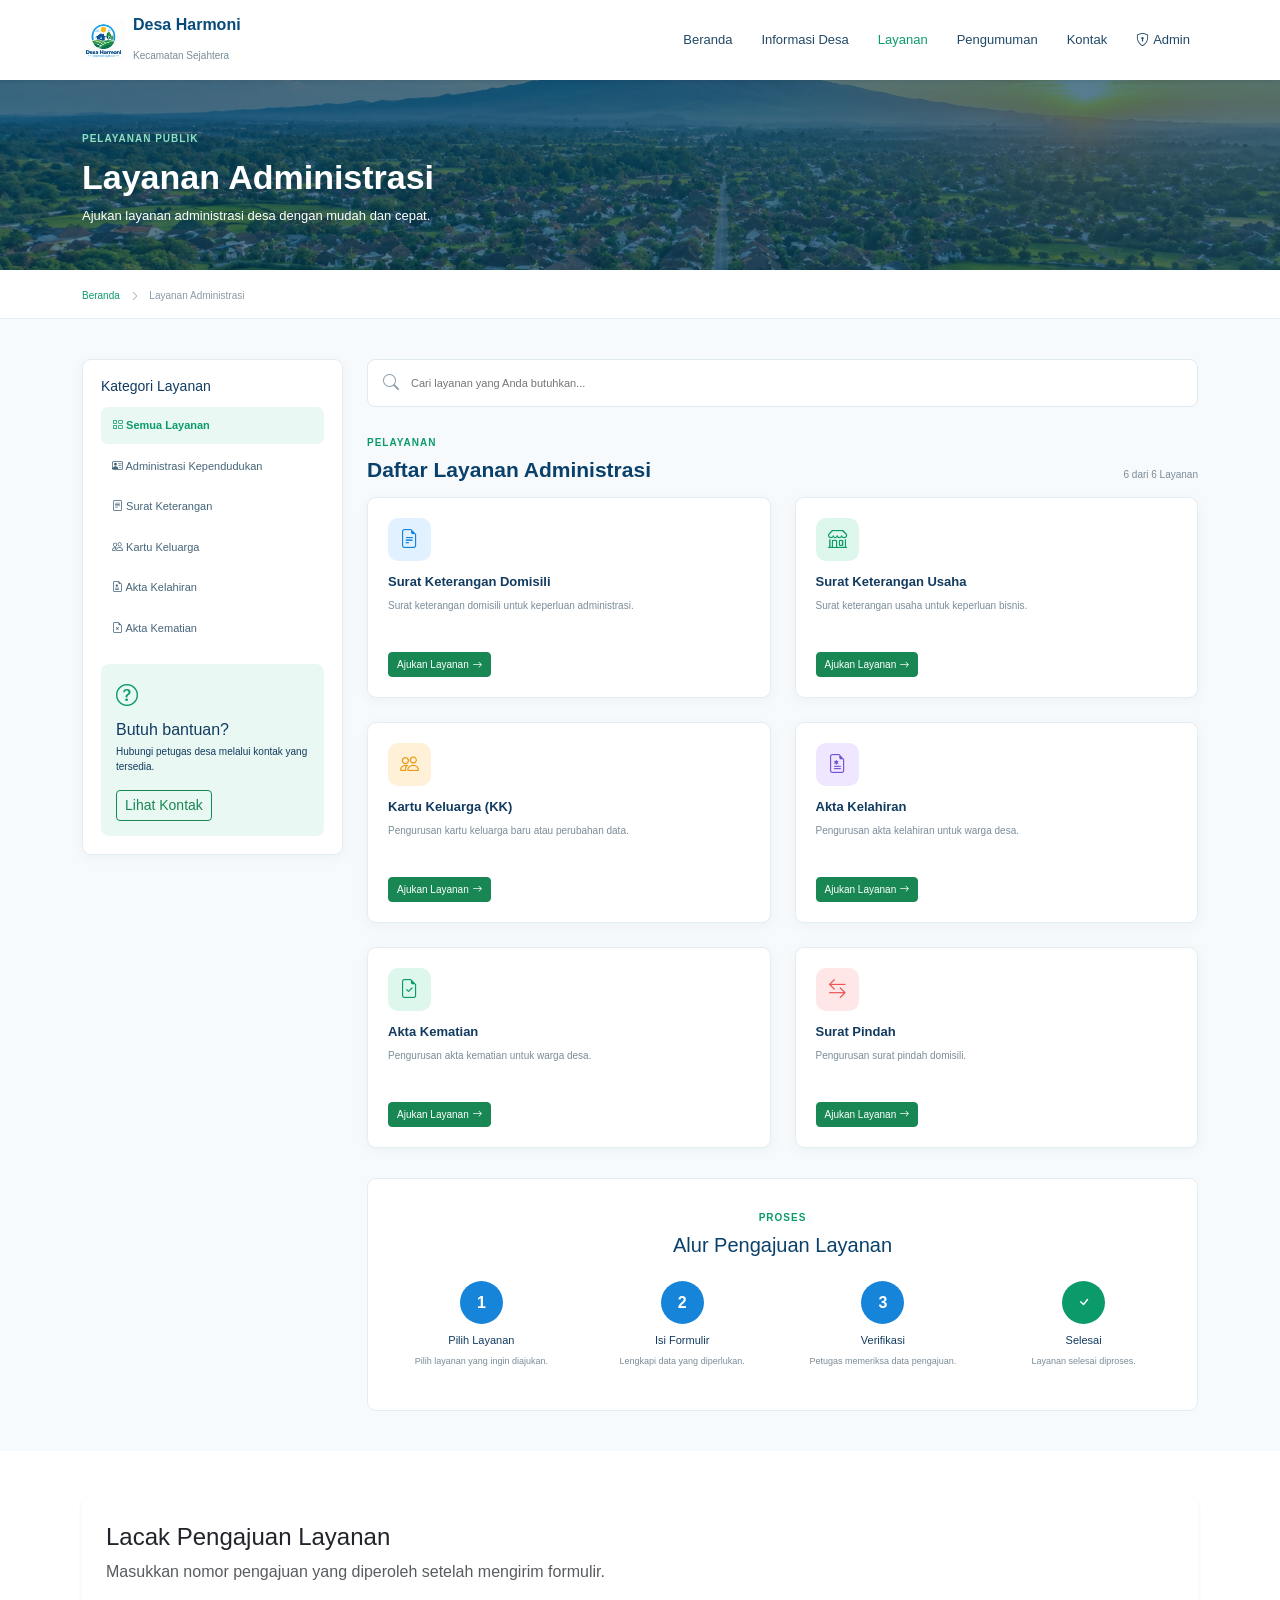
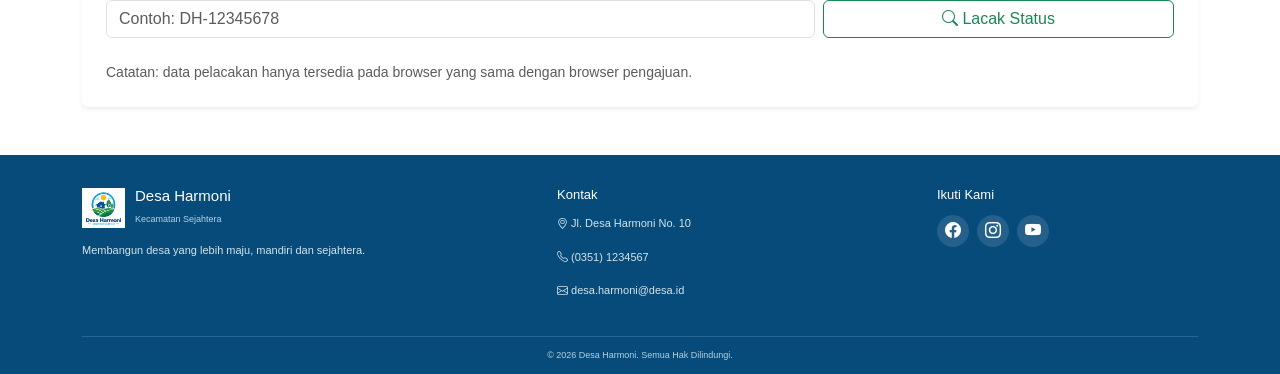
<file: users/layanan.html>
<!DOCTYPE html>
<html lang="id">

<head>
    <meta charset="UTF-8">
    <meta name="viewport" content="width=device-width, initial-scale=1.0">

    <title>Layanan Administrasi - Desa Harmoni</title>

    <link href="https://cdn.jsdelivr.net/npm/bootstrap@5.3.8/dist/css/bootstrap.min.css" rel="stylesheet">

    <link rel="stylesheet" href="https://cdn.jsdelivr.net/npm/bootstrap-icons@1.13.1/font/bootstrap-icons.min.css">

    <link rel="stylesheet" href="../css/style.css">
</head>

<body>

    <nav class="navbar navbar-expand-lg navbar-light bg-white sticky-top shadow-sm">

        <div class="container">

            <a class="navbar-brand d-flex align-items-center" href="index.html">

                <img src="../assets/logo.png" class="logo-img" alt="Logo Desa">

                <div class="ms-2">
                    <div class="desa-name">Desa Harmoni</div>
                    <small>Kecamatan Sejahtera</small>
                </div>

            </a>

            <button class="navbar-toggler" type="button" data-bs-toggle="collapse" data-bs-target="#navbarNav">

                <span class="navbar-toggler-icon"></span>

            </button>

            <div class="collapse navbar-collapse" id="navbarNav">

                <ul class="navbar-nav ms-auto">

                    <li class="nav-item">
                        <a class="nav-link" href="index.html">Beranda</a>
                    </li>

                    <li class="nav-item">
                        <a class="nav-link" href="informasi.html">Informasi Desa</a>
                    </li>

                    <li class="nav-item">
                        <a class="nav-link active" href="layanan.html">Layanan</a>
                    </li>

                    <li class="nav-item">
                        <a class="nav-link" href="pengumuman.html">Pengumuman</a>
                    </li>

                    <li class="nav-item">
                        <a class="nav-link" href="kontak.html">Kontak</a>
                    </li>

                <li class="nav-item"><a class="nav-link" href="../admin/login.html"><i class="bi bi-shield-lock me-1"></i>Admin</a></li>
                    </ul>

            </div>

        </div>

    </nav>


    <section class="page-hero">

        <div class="container">

            <span>
                PELAYANAN PUBLIK
            </span>

            <h1>
                Layanan Administrasi
            </h1>

            <p>
                Ajukan layanan administrasi desa dengan mudah dan cepat.
            </p>

        </div>

    </section>


    <div class="breadcrumb-section">

        <div class="container">

            <small>
                <a href="index.html">Beranda</a>
                <i class="bi bi-chevron-right"></i>
                Layanan Administrasi
            </small>

        </div>

    </div>


    <section class="content-section bg-soft">

        <div class="container">

            <div class="row g-4">


                <div class="col-lg-3">

                    <div class="side-menu">

                        <h5>
                            Kategori Layanan
                        </h5>

                        <a href="#" class="side-link active">
                            <i class="bi bi-grid"></i>
                            Semua Layanan
                        </a>

                        <a href="#" class="side-link">
                            <i class="bi bi-person-vcard"></i>
                            Administrasi Kependudukan
                        </a>

                        <a href="#" class="side-link">
                            <i class="bi bi-file-text"></i>
                            Surat Keterangan
                        </a>

                        <a href="#" class="side-link">
                            <i class="bi bi-people"></i>
                            Kartu Keluarga
                        </a>

                        <a href="#" class="side-link">
                            <i class="bi bi-file-earmark-medical"></i>
                            Akta Kelahiran
                        </a>

                        <a href="#" class="side-link">
                            <i class="bi bi-file-earmark-x"></i>
                            Akta Kematian
                        </a>


                        <div class="help-card">

                            <i class="bi bi-question-circle"></i>

                            <h6>
                                Butuh bantuan?
                            </h6>

                            <p>
                                Hubungi petugas desa melalui kontak yang tersedia.
                            </p>

                            <a href="kontak.html" class="btn btn-outline-success btn-sm">
                                Lihat Kontak
                            </a>

                        </div>

                    </div>

                </div>


                <div class="col-lg-9">

                    <div class="service-search">

                        <i class="bi bi-search"></i>

                        <input type="text" id="serviceSearch" placeholder="Cari layanan yang Anda butuhkan...">

                    </div>


                    <div class="content-title-row">

                        <div>
                            <span class="section-label">
                                PELAYANAN
                            </span>

                            <h2>
                                Daftar Layanan Administrasi
                            </h2>
                        </div>

                        <span class="service-count">
                            6 Layanan
                        </span>

                    </div>


                    <div class="row g-4" id="serviceList">


                        <div class="col-md-6 service-column">

                            <div class="service-detail-card">

                                <div class="service-detail-icon blue">
                                    <i class="bi bi-file-earmark-text"></i>
                                </div>

                                <h5>
                                    Surat Keterangan Domisili
                                </h5>

                                <p>
                                    Surat keterangan domisili untuk
                                    keperluan administrasi.
                                </p>

                                <a href="#" class="btn btn-success btn-sm">
                                    Ajukan Layanan
                                    <i class="bi bi-arrow-right"></i>
                                </a>

                            </div>

                        </div>


                        <div class="col-md-6 service-column">

                            <div class="service-detail-card">

                                <div class="service-detail-icon green">
                                    <i class="bi bi-shop"></i>
                                </div>

                                <h5>
                                    Surat Keterangan Usaha
                                </h5>

                                <p>
                                    Surat keterangan usaha untuk
                                    keperluan bisnis.
                                </p>

                                <a href="#" class="btn btn-success btn-sm">
                                    Ajukan Layanan
                                    <i class="bi bi-arrow-right"></i>
                                </a>

                            </div>

                        </div>


                        <div class="col-md-6 service-column">

                            <div class="service-detail-card">

                                <div class="service-detail-icon orange">
                                    <i class="bi bi-people"></i>
                                </div>

                                <h5>
                                    Kartu Keluarga (KK)
                                </h5>

                                <p>
                                    Pengurusan kartu keluarga baru
                                    atau perubahan data.
                                </p>

                                <a href="#" class="btn btn-success btn-sm">
                                    Ajukan Layanan
                                    <i class="bi bi-arrow-right"></i>
                                </a>

                            </div>

                        </div>


                        <div class="col-md-6 service-column">

                            <div class="service-detail-card">

                                <div class="service-detail-icon purple">
                                    <i class="bi bi-file-earmark-medical"></i>
                                </div>

                                <h5>
                                    Akta Kelahiran
                                </h5>

                                <p>
                                    Pengurusan akta kelahiran
                                    untuk warga desa.
                                </p>

                                <a href="#" class="btn btn-success btn-sm">
                                    Ajukan Layanan
                                    <i class="bi bi-arrow-right"></i>
                                </a>

                            </div>

                        </div>


                        <div class="col-md-6 service-column">

                            <div class="service-detail-card">

                                <div class="service-detail-icon green">
                                    <i class="bi bi-file-earmark-check"></i>
                                </div>

                                <h5>
                                    Akta Kematian
                                </h5>

                                <p>
                                    Pengurusan akta kematian
                                    untuk warga desa.
                                </p>

                                <a href="#" class="btn btn-success btn-sm">
                                    Ajukan Layanan
                                    <i class="bi bi-arrow-right"></i>
                                </a>

                            </div>

                        </div>


                        <div class="col-md-6 service-column">

                            <div class="service-detail-card">

                                <div class="service-detail-icon red">
                                    <i class="bi bi-arrow-left-right"></i>
                                </div>

                                <h5>
                                    Surat Pindah
                                </h5>

                                <p>
                                    Pengurusan surat pindah
                                    domisili.
                                </p>

                                <a href="#" class="btn btn-success btn-sm">
                                    Ajukan Layanan
                                    <i class="bi bi-arrow-right"></i>
                                </a>

                            </div>

                        </div>


                    </div>


                    <div class="flow-card">

                        <div class="text-center mb-4">

                            <span class="section-label">
                                PROSES
                            </span>

                            <h3>
                                Alur Pengajuan Layanan
                            </h3>

                        </div>


                        <div class="row g-4">


                            <div class="col-6 col-lg-3">

                                <div class="flow-item">

                                    <div class="flow-number">
                                        1
                                    </div>

                                    <h6>
                                        Pilih Layanan
                                    </h6>

                                    <p>
                                        Pilih layanan yang ingin diajukan.
                                    </p>

                                </div>

                            </div>


                            <div class="col-6 col-lg-3">

                                <div class="flow-item">

                                    <div class="flow-number">
                                        2
                                    </div>

                                    <h6>
                                        Isi Formulir
                                    </h6>

                                    <p>
                                        Lengkapi data yang diperlukan.
                                    </p>

                                </div>

                            </div>


                            <div class="col-6 col-lg-3">

                                <div class="flow-item">

                                    <div class="flow-number">
                                        3
                                    </div>

                                    <h6>
                                        Verifikasi
                                    </h6>

                                    <p>
                                        Petugas memeriksa data pengajuan.
                                    </p>

                                </div>

                            </div>


                            <div class="col-6 col-lg-3">

                                <div class="flow-item">

                                    <div class="flow-number success">
                                        <i class="bi bi-check"></i>
                                    </div>

                                    <h6>
                                        Selesai
                                    </h6>

                                    <p>
                                        Layanan selesai diproses.
                                    </p>

                                </div>

                            </div>


                        </div>

                    </div>

                </div>

            </div>

        </div>

    </section>


    <footer class="footer">

        <div class="container">

            <div class="row g-4">

                <div class="col-lg-5">

                    <div class="footer-brand">

                        <img src="../assets/logo.png" class="footer-logo" alt="Logo Desa">

                        <div>
                            <h5>Desa Harmoni</h5>
                            <small>Kecamatan Sejahtera</small>
                        </div>

                    </div>

                    <p>
                        Membangun desa yang lebih maju,
                        mandiri dan sejahtera.
                    </p>

                </div>

                <div class="col-lg-4">

                    <h6>Kontak</h6>

                    <p>
                        <i class="bi bi-geo-alt"></i>
                        Jl. Desa Harmoni No. 10
                    </p>

                    <p>
                        <i class="bi bi-telephone"></i>
                        (0351) 1234567
                    </p>

                    <p>
                        <i class="bi bi-envelope"></i>
                        desa.harmoni@desa.id
                    </p>

                </div>

                <div class="col-lg-3">

                    <h6>Ikuti Kami</h6>

                    <div class="social-links">

                        <a href="#"><i class="bi bi-facebook"></i></a>
                        <a href="#"><i class="bi bi-instagram"></i></a>
                        <a href="#"><i class="bi bi-youtube"></i></a>

                    </div>

                </div>

            </div>

            <div class="footer-bottom">
                © 2026 Desa Harmoni. Semua Hak Dilindungi.
            </div>

        </div>

    </footer>


    <script src="https://cdn.jsdelivr.net/npm/bootstrap@5.3.8/dist/js/bootstrap.bundle.min.js"></script>

    <script src="../js/script.js"></script>

</body>

</html>
</file>
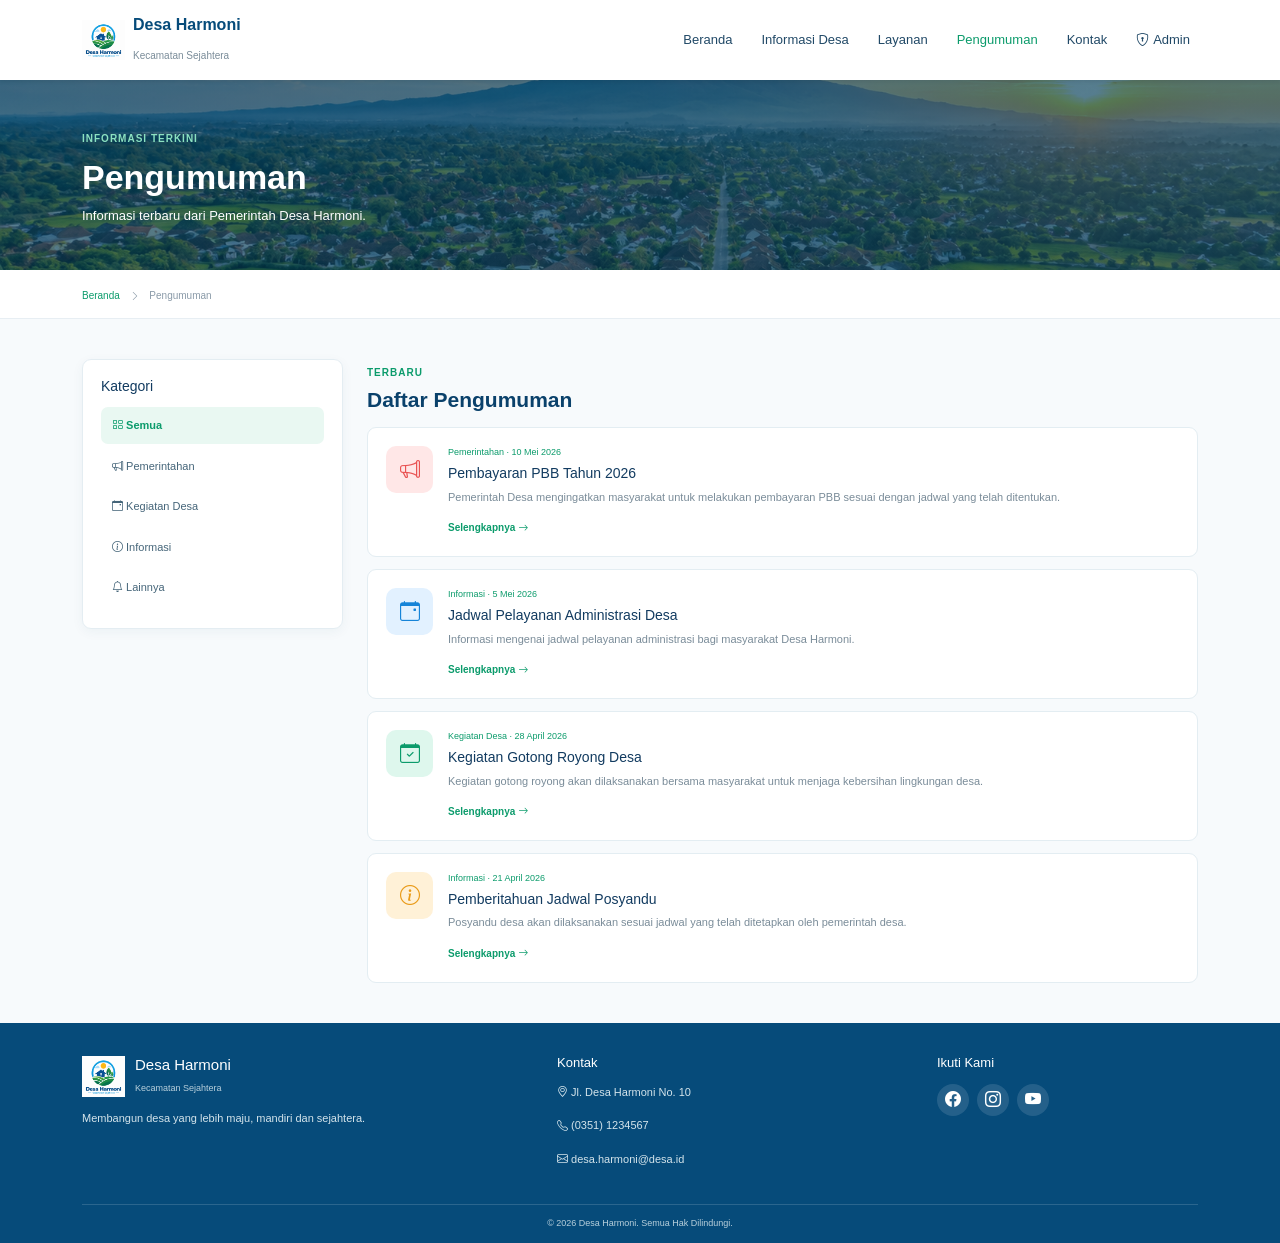
<file: users/pengumuman.html>
<!DOCTYPE html>
<html lang="id">

<head>
    <meta charset="UTF-8">
    <meta name="viewport" content="width=device-width, initial-scale=1.0">

    <title>Pengumuman - Desa Harmoni</title>

    <link href="https://cdn.jsdelivr.net/npm/bootstrap@5.3.8/dist/css/bootstrap.min.css" rel="stylesheet">

    <link rel="stylesheet" href="https://cdn.jsdelivr.net/npm/bootstrap-icons@1.13.1/font/bootstrap-icons.min.css">

    <link rel="stylesheet" href="../css/style.css">
</head>

<body>

    <nav class="navbar navbar-expand-lg navbar-light bg-white sticky-top shadow-sm">

        <div class="container">

            <a class="navbar-brand d-flex align-items-center" href="index.html">

                <img src="../assets/logo.png" class="logo-img" alt="Logo Desa">

                <div class="ms-2">
                    <div class="desa-name">Desa Harmoni</div>
                    <small>Kecamatan Sejahtera</small>
                </div>

            </a>

            <button class="navbar-toggler" type="button" data-bs-toggle="collapse" data-bs-target="#navbarNav">

                <span class="navbar-toggler-icon"></span>

            </button>

            <div class="collapse navbar-collapse" id="navbarNav">

                <ul class="navbar-nav ms-auto">

                    <li class="nav-item">
                        <a class="nav-link" href="index.html">Beranda</a>
                    </li>

                    <li class="nav-item">
                        <a class="nav-link" href="informasi.html">Informasi Desa</a>
                    </li>

                    <li class="nav-item">
                        <a class="nav-link" href="layanan.html">Layanan</a>
                    </li>

                    <li class="nav-item">
                        <a class="nav-link active" href="pengumuman.html">Pengumuman</a>
                    </li>

                    <li class="nav-item">
                        <a class="nav-link" href="kontak.html">Kontak</a>
                    </li>

                <li class="nav-item"><a class="nav-link" href="../admin/login.html"><i class="bi bi-shield-lock me-1"></i>Admin</a></li>
                    </ul>

            </div>

        </div>

    </nav>


    <section class="page-hero">

        <div class="container">

            <span>
                INFORMASI TERKINI
            </span>

            <h1>
                Pengumuman
            </h1>

            <p>
                Informasi terbaru dari Pemerintah Desa Harmoni.
            </p>

        </div>

    </section>


    <div class="breadcrumb-section">

        <div class="container">

            <small>
                <a href="index.html">Beranda</a>
                <i class="bi bi-chevron-right"></i>
                Pengumuman
            </small>

        </div>

    </div>


    <section class="content-section bg-soft">

        <div class="container">

            <div class="row g-4">


                <div class="col-lg-3">

                    <div class="side-menu">

                        <h5>
                            Kategori
                        </h5>

                        <a href="#" class="side-link active">
                            <i class="bi bi-grid"></i>
                            Semua
                        </a>

                        <a href="#" class="side-link">
                            <i class="bi bi-megaphone"></i>
                            Pemerintahan
                        </a>

                        <a href="#" class="side-link">
                            <i class="bi bi-calendar-event"></i>
                            Kegiatan Desa
                        </a>

                        <a href="#" class="side-link">
                            <i class="bi bi-info-circle"></i>
                            Informasi
                        </a>

                        <a href="#" class="side-link">
                            <i class="bi bi-bell"></i>
                            Lainnya
                        </a>

                    </div>

                </div>


                <div class="col-lg-9">

                    <div class="content-title-row">

                        <div>

                            <span class="section-label">
                                TERBARU
                            </span>

                            <h2>
                                Daftar Pengumuman
                            </h2>

                        </div>

                    </div>


                    <div class="announcement-page-list">


                        <div class="announcement-page-item">

                            <div class="announcement-large-icon red">
                                <i class="bi bi-megaphone"></i>
                            </div>

                            <div class="announcement-page-content">

                                <div class="announcement-meta">
                                    Pemerintahan · 10 Mei 2026
                                </div>

                                <h5>
                                    Pembayaran PBB Tahun 2026
                                </h5>

                                <p>
                                    Pemerintah Desa mengingatkan masyarakat
                                    untuk melakukan pembayaran PBB sesuai
                                    dengan jadwal yang telah ditentukan.
                                </p>

                                <a href="#" class="read-more">
                                    Selengkapnya
                                    <i class="bi bi-arrow-right"></i>
                                </a>

                            </div>

                        </div>


                        <div class="announcement-page-item">

                            <div class="announcement-large-icon blue">
                                <i class="bi bi-calendar-event"></i>
                            </div>

                            <div class="announcement-page-content">

                                <div class="announcement-meta">
                                    Informasi · 5 Mei 2026
                                </div>

                                <h5>
                                    Jadwal Pelayanan Administrasi Desa
                                </h5>

                                <p>
                                    Informasi mengenai jadwal pelayanan
                                    administrasi bagi masyarakat Desa Harmoni.
                                </p>

                                <a href="#" class="read-more">
                                    Selengkapnya
                                    <i class="bi bi-arrow-right"></i>
                                </a>

                            </div>

                        </div>


                        <div class="announcement-page-item">

                            <div class="announcement-large-icon green">
                                <i class="bi bi-calendar-check"></i>
                            </div>

                            <div class="announcement-page-content">

                                <div class="announcement-meta">
                                    Kegiatan Desa · 28 April 2026
                                </div>

                                <h5>
                                    Kegiatan Gotong Royong Desa
                                </h5>

                                <p>
                                    Kegiatan gotong royong akan dilaksanakan
                                    bersama masyarakat untuk menjaga kebersihan
                                    lingkungan desa.
                                </p>

                                <a href="#" class="read-more">
                                    Selengkapnya
                                    <i class="bi bi-arrow-right"></i>
                                </a>

                            </div>

                        </div>


                        <div class="announcement-page-item">

                            <div class="announcement-large-icon orange">
                                <i class="bi bi-info-circle"></i>
                            </div>

                            <div class="announcement-page-content">

                                <div class="announcement-meta">
                                    Informasi · 21 April 2026
                                </div>

                                <h5>
                                    Pemberitahuan Jadwal Posyandu
                                </h5>

                                <p>
                                    Posyandu desa akan dilaksanakan sesuai
                                    jadwal yang telah ditetapkan oleh pemerintah desa.
                                </p>

                                <a href="#" class="read-more">
                                    Selengkapnya
                                    <i class="bi bi-arrow-right"></i>
                                </a>

                            </div>

                        </div>


                    </div>

                </div>

            </div>

        </div>

    </section>


    <footer class="footer">

        <div class="container">

            <div class="row g-4">

                <div class="col-lg-5">

                    <div class="footer-brand">

                        <img src="../assets/logo.png" class="footer-logo" alt="Logo Desa">

                        <div>
                            <h5>Desa Harmoni</h5>
                            <small>Kecamatan Sejahtera</small>
                        </div>

                    </div>

                    <p>
                        Membangun desa yang lebih maju,
                        mandiri dan sejahtera.
                    </p>

                </div>

                <div class="col-lg-4">

                    <h6>Kontak</h6>

                    <p>
                        <i class="bi bi-geo-alt"></i>
                        Jl. Desa Harmoni No. 10
                    </p>

                    <p>
                        <i class="bi bi-telephone"></i>
                        (0351) 1234567
                    </p>

                    <p>
                        <i class="bi bi-envelope"></i>
                        desa.harmoni@desa.id
                    </p>

                </div>

                <div class="col-lg-3">

                    <h6>Ikuti Kami</h6>

                    <div class="social-links">

                        <a href="#"><i class="bi bi-facebook"></i></a>
                        <a href="#"><i class="bi bi-instagram"></i></a>
                        <a href="#"><i class="bi bi-youtube"></i></a>

                    </div>

                </div>

            </div>

            <div class="footer-bottom">
                © 2026 Desa Harmoni. Semua Hak Dilindungi.
            </div>

        </div>

    </footer>


    <script src="https://cdn.jsdelivr.net/npm/bootstrap@5.3.8/dist/js/bootstrap.bundle.min.js"></script>

    <script src="../js/script.js"></script>

</body>

</html>
</file>
<file: css/style.css>
* {
    box-sizing: border-box;
}

body {
    font-family: Arial, Helvetica, sans-serif;
    color: #123b60;
    background-color: #ffffff;
    margin: 0;
}

a {
    transition: 0.2s;
}

.navbar {
    min-height: 72px;
}

.logo-img {
    width: 43px;
    height: 43px;
    object-fit: contain;
}

.desa-name {
    color: #064b7a;
    font-size: 16px;
    font-weight: 700;
}

.navbar-brand small {
    color: #7a8c99;
    font-size: 10px;
}

.nav-link {
    color: #214967 !important;
    font-size: 13px;
    font-weight: 500;
    margin-left: 13px;
}

.nav-link:hover,
.nav-link.active {
    color: #0b9b6b !important;
}

.search-button {
    width: 37px;
    height: 37px;
    border: 0;
    border-radius: 50%;
    background-color: #f0f6f9;
    color: #064b7a;
}

.hero-home {
    min-height: 430px;
    background-color: #064b7a;
    background-image:
        linear-gradient(rgba(3, 52, 79, 0.48),
            rgba(3, 52, 79, 0.48)),
        url("../assets/hero-desa.jpg");
    background-size: cover;
    background-position: center;
}

.hero-overlay {
    min-height: 430px;
    display: flex;
    align-items: center;
}

.hero-content {
    max-width: 600px;
    color: white;
}

.hero-label {
    display: inline-block;
    background-color: rgba(11, 155, 107, 0.9);
    padding: 6px 12px;
    border-radius: 5px;
    font-size: 10px;
    font-weight: 700;
    letter-spacing: 1px;
    margin-bottom: 15px;
}

.hero-content h1 {
    font-size: 46px;
    line-height: 1.12;
    font-weight: 700;
    margin-bottom: 16px;
}

.hero-content p {
    font-size: 17px;
    line-height: 1.6;
    margin-bottom: 25px;
}

.hero-button {
    padding: 11px 20px;
    border-radius: 7px;
    font-size: 13px;
    font-weight: 600;
}

.services-section {
    padding: 42px 0;
}

.section-label {
    color: #0b9b6b;
    font-size: 10px;
    font-weight: 700;
    letter-spacing: 1px;
}

.section-heading {
    margin-bottom: 25px;
}

.section-heading h2,
.announcement-header h2,
.content-title-row h2,
.content-card h2 {
    color: #0a416b;
    font-weight: 700;
}

.section-heading h2 {
    font-size: 24px;
    margin: 5px 0;
}

.section-heading p {
    color: #7a8c99;
    font-size: 13px;
    margin: 0;
}

.service-card {
    min-height: 160px;
    padding: 22px 15px;
    background-color: #ffffff;
    border: 1px solid #e5eef3;
    border-radius: 10px;
    box-shadow: 0 4px 14px rgba(20, 70, 100, 0.07);
    display: flex;
    flex-direction: column;
    align-items: center;
    justify-content: center;
    text-align: center;
    text-decoration: none;
}

.service-card:hover {
    transform: translateY(-4px);
    box-shadow: 0 8px 20px rgba(20, 70, 100, 0.13);
}

.service-icon {
    width: 49px;
    height: 49px;
    border-radius: 12px;
    display: flex;
    align-items: center;
    justify-content: center;
    font-size: 22px;
    margin-bottom: 12px;
}

.service-icon.blue,
.service-detail-icon.blue {
    background-color: #e2f1ff;
    color: #1684d8;
}

.service-icon.green,
.service-detail-icon.green {
    background-color: #def7ed;
    color: #0b9b6b;
}

.service-icon.orange,
.service-detail-icon.orange {
    background-color: #fff1d7;
    color: #e99a17;
}

.service-icon.purple,
.service-detail-icon.purple {
    background-color: #eee7ff;
    color: #7850d8;
}

.service-card h5 {
    color: #123b60;
    font-size: 13px;
    line-height: 1.4;
    margin: 0 0 8px;
}

.service-card span {
    color: #0b9b6b;
    font-size: 10px;
    font-weight: 600;
}

.announcement-section {
    padding: 35px 0;
    background-color: #f7fafc;
}

.announcement-header {
    display: flex;
    align-items: flex-end;
    justify-content: space-between;
    margin-bottom: 18px;
}

.announcement-header h2 {
    font-size: 23px;
    margin: 4px 0 0;
}

.announcement-header a {
    color: #0b9b6b;
    font-size: 12px;
    font-weight: 600;
    text-decoration: none;
}

.announcement-item {
    display: flex;
    align-items: center;
    min-height: 68px;
    padding: 10px 15px;
    margin-bottom: 8px;
    background-color: #ffffff;
    border: 1px solid #e7eef3;
    border-radius: 8px;
    text-decoration: none;
}

.announcement-item:hover {
    box-shadow: 0 4px 15px rgba(20, 70, 100, 0.08);
}

.announcement-icon {
    width: 39px;
    height: 39px;
    border-radius: 9px;
    display: flex;
    align-items: center;
    justify-content: center;
    margin-right: 13px;
}

.announcement-icon.red,
.announcement-large-icon.red {
    color: #e95353;
    background-color: #ffe7e7;
}

.announcement-icon.blue,
.announcement-large-icon.blue {
    color: #1684d8;
    background-color: #e2f1ff;
}

.announcement-icon.green,
.announcement-large-icon.green {
    color: #0b9b6b;
    background-color: #def7ed;
}

.announcement-icon.orange,
.announcement-large-icon.orange {
    color: #e99a17;
    background-color: #fff1d7;
}

.announcement-content {
    flex: 1;
}

.announcement-content h6 {
    color: #123b60;
    font-size: 12px;
    margin: 0 0 3px;
}

.announcement-content small {
    color: #8a9aa8;
    font-size: 10px;
}

.announcement-arrow {
    color: #a0b0ba;
}

.cta-section {
    padding: 25px 0 40px;
    background-color: #f7fafc;
}

.cta-box {
    min-height: 100px;
    padding: 20px 25px;
    background-image:
        linear-gradient(rgba(0, 76, 111, 0.9),
            rgba(0, 76, 111, 0.9)),
        url("../assets/hero-desa.jpg");
    background-size: cover;
    background-position: center;
    border-radius: 10px;
    display: flex;
    align-items: center;
    justify-content: space-between;
    color: white;
}

.cta-box>div {
    display: flex;
    align-items: center;
}

.cta-icon {
    width: 47px;
    height: 47px;
    margin-right: 15px;
    border-radius: 50%;
    background-color: #0b9b6b;
    display: flex;
    align-items: center;
    justify-content: center;
    font-size: 21px;
}

.cta-box h4 {
    font-size: 16px;
    margin: 0 0 4px;
}

.cta-box p {
    margin: 0;
    font-size: 11px;
    color: #d8e8ef;
}

.cta-box .btn {
    font-size: 11px;
    padding: 9px 15px;
}

.footer {
    background-color: #064b7a;
    color: white;
    padding-top: 32px;
}

.footer-brand {
    display: flex;
    align-items: center;
    margin-bottom: 12px;
}

.footer-logo {
    width: 43px;
    height: 43px;
    object-fit: contain;
    margin-right: 10px;
}

.footer h5 {
    font-size: 15px;
    margin: 0;
}

.footer-brand small {
    color: #b9d0dc;
    font-size: 9px;
}

.footer h6 {
    font-size: 13px;
    margin-bottom: 13px;
}

.footer p {
    color: #d4e4eb;
    font-size: 11px;
    line-height: 1.6;
}

.footer p i {
    width: 20px;
}

.social-links {
    display: flex;
    gap: 8px;
}

.social-links a {
    width: 32px;
    height: 32px;
    border-radius: 50%;
    display: flex;
    align-items: center;
    justify-content: center;
    background-color: rgba(255, 255, 255, 0.12);
    color: white;
    text-decoration: none;
}

.footer-bottom {
    margin-top: 20px;
    padding: 12px 0;
    border-top: 1px solid rgba(255, 255, 255, 0.15);
    text-align: center;
    color: #b9d0dc;
    font-size: 9px;
}


/* HALAMAN DALAM */

.page-hero {
    min-height: 190px;
    padding: 45px 0;
    color: white;
    background-color: #064b7a;
    background-image:
        linear-gradient(rgba(4, 62, 88, 0.67),
            rgba(4, 62, 88, 0.67)),
        url("../assets/hero-desa.jpg");
    background-size: cover;
    background-position: center;
}

.page-hero span {
    color: #8ce1c1;
    font-size: 10px;
    font-weight: 700;
    letter-spacing: 1px;
}

.page-hero h1 {
    font-size: 34px;
    font-weight: 700;
    margin: 8px 0;
}

.page-hero p {
    font-size: 13px;
    margin: 0;
}

.breadcrumb-section {
    padding: 12px 0;
    border-bottom: 1px solid #e7eef3;
}

.breadcrumb-section small {
    color: #8a9aa8;
    font-size: 10px;
}

.breadcrumb-section a {
    color: #0b9b6b;
    text-decoration: none;
}

.breadcrumb-section i {
    margin: 0 7px;
}

.content-section {
    padding: 40px 0;
}

.bg-soft {
    background-color: #f7fafc;
}

.side-menu {
    padding: 18px;
    background-color: white;
    border: 1px solid #e4edf2;
    border-radius: 9px;
    box-shadow: 0 3px 12px rgba(20, 70, 100, 0.05);
    position: sticky;
    top: 90px;
}

.side-menu h5 {
    color: #123b60;
    font-size: 14px;
    margin-bottom: 12px;
}

.side-link {
    display: block;
    padding: 10px 11px;
    margin-bottom: 4px;
    border-radius: 7px;
    color: #456579;
    text-decoration: none;
    font-size: 11px;
}

.side-link i {
    width: 21px;
}

.side-link:hover,
.side-link.active {
    color: #0b9b6b;
    background-color: #e9f8f2;
    font-weight: 600;
}

.content-card {
    padding: 25px;
    margin-bottom: 20px;
    background-color: white;
    border: 1px solid #e4edf2;
    border-radius: 10px;
    box-shadow: 0 3px 12px rgba(20, 70, 100, 0.05);
}

.content-card h2 {
    font-size: 21px;
    margin: 5px 0 20px;
}

.content-card p {
    color: #647887;
    font-size: 12px;
    line-height: 1.8;
}

.content-image {
    width: 100%;
    height: 190px;
    object-fit: cover;
    border-radius: 8px;
}

.stat-row {
    display: grid;
    grid-template-columns: repeat(3, 1fr);
    margin-top: 22px;
    background-color: #eff8fc;
    border-radius: 8px;
    padding: 14px;
}

.stat-row div {
    text-align: center;
}

.stat-row i {
    display: block;
    color: #0b9b6b;
    font-size: 19px;
    margin-bottom: 4px;
}

.stat-row strong {
    display: block;
    color: #123b60;
    font-size: 14px;
}

.stat-row small {
    color: #7a8c99;
    font-size: 9px;
}

.vision-box {
    display: flex;
    gap: 15px;
    padding: 18px;
    border-radius: 9px;
    background-color: #eff8fc;
}

.vision-icon {
    width: 45px;
    height: 45px;
    flex-shrink: 0;
    border-radius: 9px;
    background-color: #dcecff;
    color: #1684d8;
    display: flex;
    align-items: center;
    justify-content: center;
}

.vision-box h5 {
    color: #123b60;
    margin-bottom: 7px;
}

.mission-list {
    color: #647887;
    font-size: 12px;
    line-height: 2;
}

.village-table {
    margin: 0;
    font-size: 11px;
}

.village-table th {
    color: white;
    background-color: #064b7a;
    padding: 12px;
}

.village-table td {
    padding: 11px;
    color: #526b7a;
    vertical-align: middle;
}


/* LAYANAN */

.service-search {
    display: flex;
    align-items: center;
    gap: 10px;
    padding: 11px 15px;
    margin-bottom: 22px;
    background-color: white;
    border: 1px solid #dfeaf0;
    border-radius: 8px;
}

.service-search i {
    color: #8da1ae;
}

.service-search input {
    width: 100%;
    border: 0;
    outline: 0;
    font-size: 11px;
}

.content-title-row {
    display: flex;
    justify-content: space-between;
    align-items: flex-end;
    margin-bottom: 15px;
}

.content-title-row h2 {
    font-size: 21px;
    margin: 4px 0 0;
}

.service-count {
    color: #7a8c99;
    font-size: 10px;
}

.service-detail-card {
    height: 100%;
    padding: 20px;
    background-color: white;
    border: 1px solid #e3edf2;
    border-radius: 9px;
    box-shadow: 0 3px 12px rgba(20, 70, 100, 0.05);
}

.service-detail-icon {
    width: 43px;
    height: 43px;
    margin-bottom: 13px;
    border-radius: 10px;
    display: flex;
    align-items: center;
    justify-content: center;
    font-size: 19px;
}

.service-detail-icon.red {
    color: #e95353;
    background-color: #ffe7e7;
}

.service-detail-card h5 {
    color: #123b60;
    font-size: 13px;
    font-weight: 700;
}

.service-detail-card p {
    min-height: 38px;
    color: #7a8c99;
    font-size: 10px;
    line-height: 1.6;
}

.service-detail-card .btn {
    font-size: 10px;
}

.help-card {
    margin-top: 18px;
    padding: 15px;
    border-radius: 8px;
    background-color: #e9f8f2;
}

.help-card>i {
    color: #0b9b6b;
    font-size: 22px;
}

.help-card h6 {
    margin: 8px 0 5px;
    color: #123b60;
}

.help-card p {
    font-size: 10px;
    line-height: 1.5;
}

.flow-card {
    margin-top: 30px;
    padding: 25px;
    background-color: white;
    border: 1px solid #e3edf2;
    border-radius: 9px;
}

.flow-card h3 {
    color: #0a416b;
    font-size: 20px;
    margin-top: 5px;
}

.flow-item {
    text-align: center;
}

.flow-number {
    width: 43px;
    height: 43px;
    margin: 0 auto 10px;
    border-radius: 50%;
    background-color: #1684d8;
    color: white;
    display: flex;
    align-items: center;
    justify-content: center;
    font-weight: 700;
}

.flow-number.success {
    background-color: #0b9b6b;
}

.flow-item h6 {
    color: #123b60;
    font-size: 11px;
}

.flow-item p {
    color: #7a8c99;
    font-size: 9px;
}


/* PENGUMUMAN */

.announcement-page-list {
    display: flex;
    flex-direction: column;
    gap: 12px;
}

.announcement-page-item {
    display: flex;
    gap: 15px;
    padding: 18px;
    background-color: white;
    border: 1px solid #e3edf2;
    border-radius: 9px;
}

.announcement-large-icon {
    width: 47px;
    height: 47px;
    flex-shrink: 0;
    border-radius: 10px;
    display: flex;
    align-items: center;
    justify-content: center;
    font-size: 20px;
}

.announcement-page-content {
    flex: 1;
}

.announcement-meta {
    color: #0b9b6b;
    font-size: 9px;
    margin-bottom: 5px;
}

.announcement-page-content h5 {
    color: #123b60;
    font-size: 14px;
    margin-bottom: 7px;
}

.announcement-page-content p {
    color: #7a8c99;
    font-size: 11px;
    line-height: 1.6;
    margin-bottom: 8px;
}

.read-more {
    color: #0b9b6b;
    font-size: 10px;
    font-weight: 600;
    text-decoration: none;
}


/* KONTAK */

.contact-item {
    display: flex;
    gap: 12px;
    margin-top: 20px;
}

.contact-icon {
    width: 40px;
    height: 40px;
    flex-shrink: 0;
    border-radius: 9px;
    background-color: #e9f8f2;
    color: #0b9b6b;
    display: flex;
    align-items: center;
    justify-content: center;
}

.contact-item h6 {
    color: #123b60;
    font-size: 11px;
    margin-bottom: 4px;
}

.contact-item p {
    font-size: 10px;
    line-height: 1.6;
    margin: 0;
}

.map-placeholder {
    min-height: 270px;
    border-radius: 9px;
    background-color: #e8f0ed;
    background-image:
        linear-gradient(rgba(225, 240, 235, 0.88),
            rgba(225, 240, 235, 0.88)),
        url("../assets/kantor-desa.jpg");
    background-size: cover;
    background-position: center;
    display: flex;
    flex-direction: column;
    align-items: center;
    justify-content: center;
    text-align: center;
}

.map-placeholder i {
    color: #e95353;
    font-size: 35px;
}

.map-placeholder h5 {
    color: #123b60;
    margin-top: 8px;
}

.map-placeholder p {
    margin: 0;
}

.social-card {
    display: flex;
    align-items: center;
    gap: 12px;
    padding: 15px;
    border: 1px solid #e4edf2;
    border-radius: 8px;
    text-decoration: none;
}

.social-card:hover {
    background-color: #f5faf8;
}

.social-card-icon {
    width: 40px;
    height: 40px;
    border-radius: 9px;
    display: flex;
    align-items: center;
    justify-content: center;
    font-size: 19px;
}

.social-card-icon.facebook {
    color: #1877f2;
    background-color: #e5efff;
}

.social-card-icon.instagram {
    color: #d9467a;
    background-color: #ffe7f0;
}

.social-card-icon.youtube {
    color: #e62117;
    background-color: #ffe7e7;
}

.social-card strong {
    display: block;
    color: #123b60;
    font-size: 11px;
}

.social-card small {
    color: #7a8c99;
    font-size: 9px;
}


@media (max-width: 991px) {

    .nav-link {
        margin-left: 0;
        padding: 10px 0;
    }

    .hero-content h1 {
        font-size: 38px;
    }

    .side-menu {
        position: static;
    }

}

@media (max-width: 767px) {

    .hero-home,
    .hero-overlay {
        min-height: 380px;
    }

    .hero-content h1 {
        font-size: 32px;
    }

    .hero-content p {
        font-size: 14px;
    }

    .cta-box {
        flex-direction: column;
        align-items: flex-start;
        gap: 18px;
    }

    .announcement-header {
        align-items: flex-start;
    }

    .stat-row {
        grid-template-columns: 1fr;
        gap: 15px;
    }

    .content-card {
        padding: 18px;
    }

}

@media (max-width: 575px) {

    .hero-content h1 {
        font-size: 29px;
    }

    .page-hero h1 {
        font-size: 28px;
    }

    .announcement-page-item {
        padding: 14px;
    }

    .announcement-large-icon {
        width: 40px;
        height: 40px;
    }

}

.admin-sidebar {
    min-height: 100vh;
    background: #183153;
}

.admin-sidebar a {
    color: #dce7f5;
    text-decoration: none;
    display: block;
    padding: 11px 16px;
    border-radius: 10px;
    margin-bottom: 5px;
}

.admin-sidebar a:hover,
.admin-sidebar a.active {
    background: rgba(255, 255, 255, 0.12);
    color: #ffffff;
}

.admin-sidebar>a:first-child .brand-logo {
    width: 42px !important;
    height: 42px !important;
    max-width: 42px !important;
    max-height: 42px !important;
}

.dashboard-card {
    border: 0;
    border-radius: 18px;
    box-shadow: 0 8px 24px rgba(24, 49, 83, 0.08);
}

.dashboard-card .icon-box {
    flex-shrink: 0;
}

@media (max-width: 991px) {
    .admin-sidebar {
        min-height: auto;
    }
}

.visitor-chart {
    height: 260px;
    padding-top: 20px;
}

.chart-bars {
    height: 220px;
    display: flex;
    align-items: end;
    justify-content: space-around;
    gap: 15px;
    border-bottom: 1px solid #dee2e6;
}

.chart-item {
    height: 100%;
    flex: 1;
    display: flex;
    flex-direction: column;
    align-items: center;
    justify-content: end;
    gap: 8px;
}

.chart-bar {
    width: 55%;
    min-height: 20px;
    background: #0d6efd;
    border-radius: 8px 8px 0 0;
}

.chart-value {
    font-size: 13px;
    font-weight: 600;
}

.admin-main {
    background: #ffffff;
    min-height: 100vh;
}

.admin-header {
    display: flex;
    justify-content: space-between;
    align-items: center;
}

.admin-date {
    padding: 10px 15px;
    border: 1px solid #dee2e6;
    border-radius: 10px;
    color: #555;
    background: #fff;
    font-size: 14px;
}

.dashboard-stat {
    padding: 22px;
    border-radius: 16px;
    min-height: 170px;
    position: relative;
    overflow: hidden;
}

.dashboard-stat small {
    display: block;
    margin-top: 12px;
    font-weight: 500;
}

.dashboard-stat h2 {
    font-size: 30px;
    margin: 5px 0;
    font-weight: 700;
}

.dashboard-stat span {
    font-size: 13px;
}

.stat-icon {
    width: 44px;
    height: 44px;
    border-radius: 12px;
    display: flex;
    align-items: center;
    justify-content: center;
    font-size: 21px;
}

.stat-blue {
    background: #e8f3ff;
    color: #0759a8;
}

.stat-blue .stat-icon {
    background: #1683e8;
    color: white;
}

.stat-green {
    background: #e5f8ef;
    color: #08784c;
}

.stat-green .stat-icon {
    background: #19a974;
    color: white;
}

.stat-orange {
    background: #fff4df;
    color: #a45b00;
}

.stat-orange .stat-icon {
    background: #f59e0b;
    color: white;
}

.stat-purple {
    background: #f0edff;
    color: #5941b5;
}

.stat-purple .stat-icon {
    background: #7655d8;
    color: white;
}

.dashboard-panel {
    background: #fff;
    border: 1px solid #edf0f4;
    border-radius: 16px;
    padding: 22px;
    box-shadow: 0 5px 20px rgba(0, 0, 0, 0.04);
}

.panel-header {
    display: flex;
    justify-content: space-between;
    align-items: center;
    margin-bottom: 18px;
}

.panel-header h5 {
    margin-bottom: 4px;
    font-weight: 700;
}

.panel-header small {
    color: #6c757d;
}

.panel-header a {
    font-size: 13px;
}

.mini-chart {
    height: 190px;
    display: flex;
    align-items: end;
    justify-content: space-around;
    gap: 10px;
    border-bottom: 1px solid #dee2e6;
    padding: 10px 10px 0;
}

.mini-bar {
    width: 28px;
    min-height: 25px;
    background: #0d6efd;
    border-radius: 7px 7px 0 0;
    position: relative;
}

.mini-bar span {
    position: absolute;
    top: -22px;
    left: 50%;
    transform: translateX(-50%);
    font-size: 11px;
    font-weight: 600;
}

.chart-labels {
    display: flex;
    justify-content: space-around;
    font-size: 11px;
    color: #6c757d;
    padding-top: 8px;
}

.announcement-item {
    display: flex;
    align-items: center;
    gap: 12px;
    padding: 13px 0;
    border-bottom: 1px solid #edf0f4;
}

.announcement-item:last-child {
    border-bottom: none;
}

.announcement-icon {
    width: 38px;
    height: 38px;
    border-radius: 10px;
    display: flex;
    align-items: center;
    justify-content: center;
}

.announcement-icon.blue {
    background: #e8f3ff;
    color: #0d6efd;
}

.announcement-icon.green {
    background: #e5f8ef;
    color: #198754;
}

.announcement-icon.orange {
    background: #fff4df;
    color: #f59e0b;
}

.announcement-item div:nth-child(2) {
    flex: 1;
}

.announcement-item strong {
    display: block;
    font-size: 14px;
}

.announcement-item small {
    display: block;
    color: #6c757d;
    margin-top: 3px;
}

.announcement-item>span {
    font-size: 12px;
    color: #6c757d;
}

.system-status>div {
    display: flex;
    align-items: center;
    gap: 10px;
    padding: 13px 0;
    border-bottom: 1px solid #edf0f4;
}

.system-status>div:last-child {
    border-bottom: none;
}

.system-status i {
    color: #198754;
}

.system-status span {
    flex: 1;
}

.system-status strong {
    color: #198754;
    font-size: 13px;
}

.admin-footer {
    display: flex;
    justify-content: space-between;
    padding: 20px 5px 5px;
    color: #6c757d;
    font-size: 13px;
}

@media (max-width: 991px) {

    .admin-header {
        flex-direction: column;
        align-items: flex-start;
        gap: 15px;
    }

    .admin-date {
        display: none;
    }

}

@media (max-width: 576px) {

    .admin-main {
        padding: 20px !important;
    }

    .dashboard-stat {
        min-height: 145px;
    }

    .dashboard-stat h2 {
        font-size: 26px;
    }

    .dashboard-panel {
        padding: 16px;
    }

    .admin-footer {
        flex-direction: column;
        gap: 5px;
    }

}

.admin-brand {
    display: flex;
    flex-direction: column;
    align-items: flex-start;
    text-decoration: none;
    margin-bottom: 28px;
}

.admin-logo {
    width: 165px;
    height: auto;
    max-height: 100px;
    object-fit: contain;
    margin-bottom: 8px;
}

.admin-brand span {
    color: #ffffff;
    font-size: 11px;
    font-weight: 700;
    letter-spacing: 1.5px;
    padding-left: 3px;
}

.admin-profile {
    display: flex;
    align-items: center;
    gap: 9px;
    padding: 7px 10px;
    border: 1px solid #e0e5eb;
    border-radius: 12px;
    background: #ffffff;
    min-width: 145px;
}

.admin-avatar {
    width: 34px;
    height: 34px;
    border-radius: 50%;
    background: #0d6efd;
    color: #ffffff;
    display: flex;
    align-items: center;
    justify-content: center;
    font-size: 17px;
}

.admin-profile-name {
    display: flex;
    flex-direction: column;
    flex: 1;
    line-height: 1.2;
}

.admin-profile-name strong {
    font-size: 13px;
    color: #123f68;
}

.admin-profile-name small {
    font-size: 10px;
    color: #6c757d;
}

.admin-profile>i {
    font-size: 11px;
    color: #6c757d;
}

@media (max-width: 991px) {

    .admin-profile {
        min-width: auto;
    }

    .admin-profile-name {
        display: none;
    }

}

/* Komponen interaktif prototype Desa Harmoni */
#desaModal input:focus,#desaModal textarea:focus{border-color:#198754;box-shadow:0 0 0 .2rem rgba(25,135,84,.15)}
#desaToast{animation:desaToastIn .2s ease-out}
@keyframes desaToastIn{from{transform:translateY(12px);opacity:0}to{transform:translateY(0);opacity:1}}
#desaLogout{font-weight:600}
#trackingLayanan{scroll-margin-top:90px}
@media(max-width:576px){#desaModal{padding:8px!important}#desaModal>div{padding:18px!important}}
</file>
